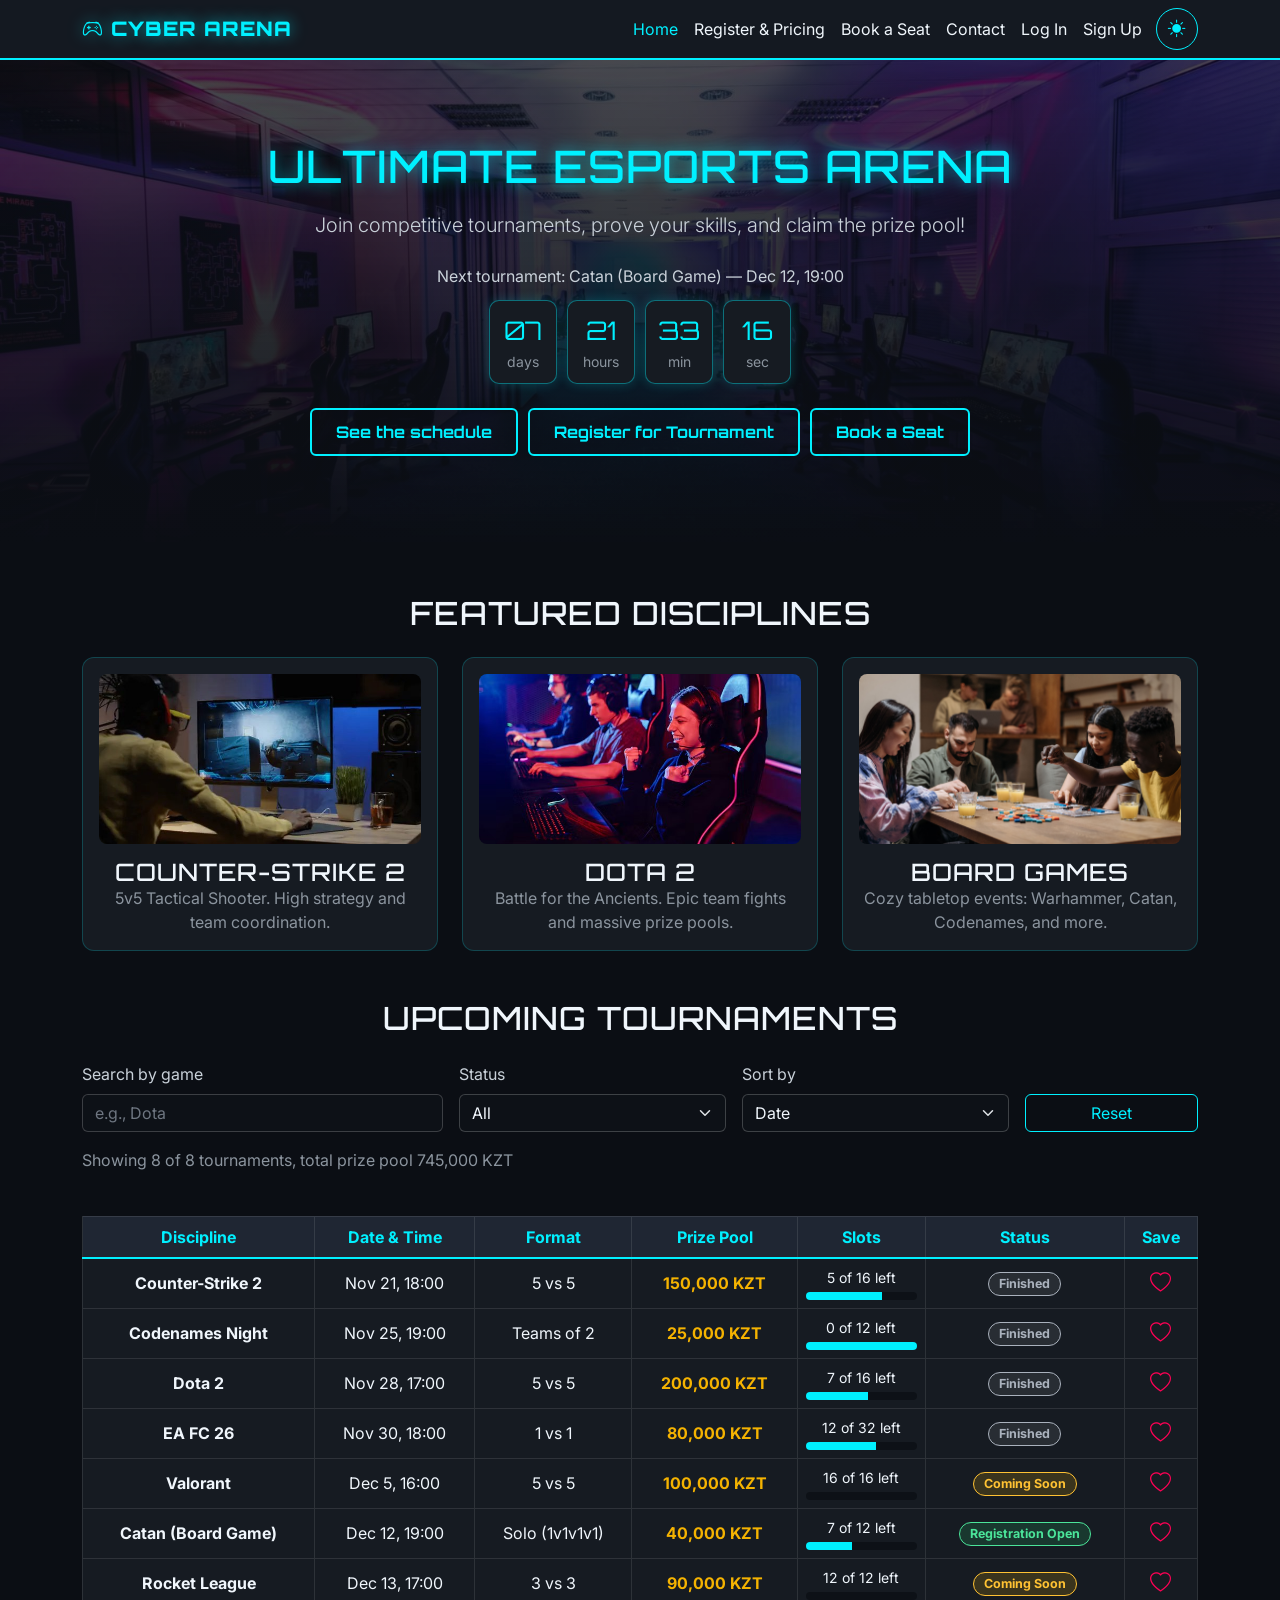
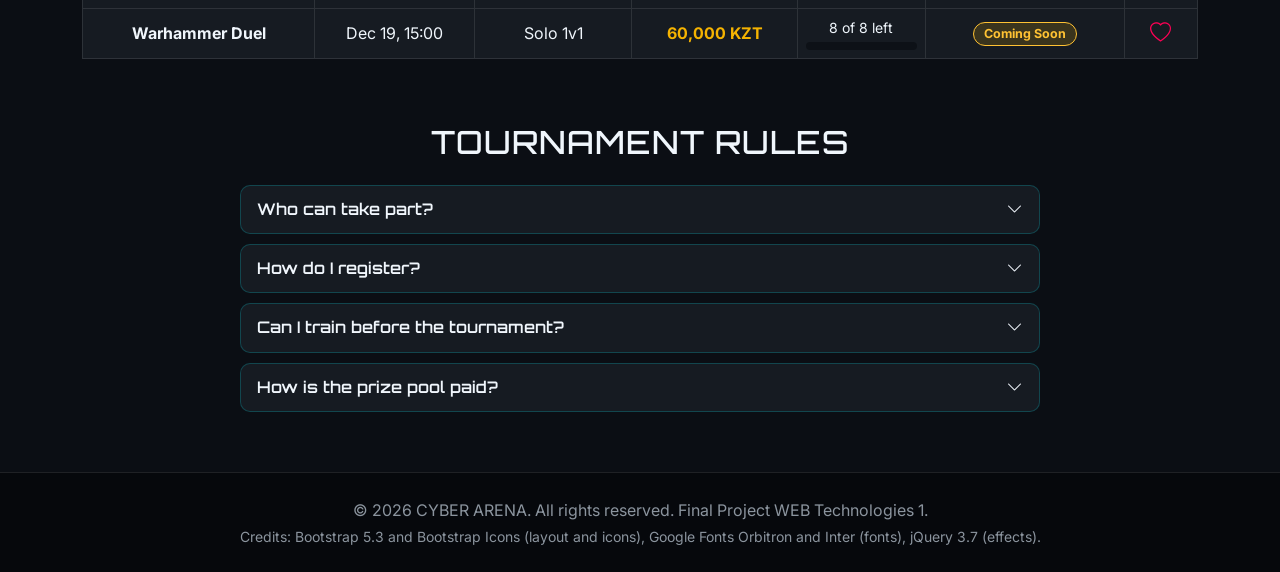
<file: index.html>
<!DOCTYPE html>
<html lang="en" data-bs-theme="dark">
<head>
  <meta charset="UTF-8">
  <meta name="viewport" content="width=device-width, initial-scale=1.0">
  <title>CYBER ARENA — Home</title>
  <link href="https://cdn.jsdelivr.net/npm/bootstrap@5.3.0/dist/css/bootstrap.min.css" rel="stylesheet">
  <link href="https://cdn.jsdelivr.net/npm/bootstrap-icons@1.11.3/font/bootstrap-icons.css" rel="stylesheet">
  <link rel="stylesheet" href="css/style.css">
  <script src="js/theme.js"></script>
</head>
<body>

  <header>
    <nav class="navbar navbar-expand-lg sticky-top" aria-label="Main">
      <div class="container">
        <a class="navbar-brand" href="index.html"><i class="bi bi-controller me-2" aria-hidden="true"></i>CYBER ARENA</a>
        <button class="navbar-toggler" type="button" data-bs-toggle="collapse" data-bs-target="#navbarNav" aria-controls="navbarNav" aria-expanded="false" aria-label="Toggle navigation">
          <span class="navbar-toggler-icon"></span>
        </button>
        <div class="collapse navbar-collapse" id="navbarNav">
          <ul class="navbar-nav ms-auto align-items-lg-center">
            <li class="nav-item"><a class="nav-link active" aria-current="page" href="index.html">Home</a></li>
            <li class="nav-item"><a class="nav-link" href="register.html">Register &amp; Pricing</a></li>
            <li class="nav-item"><a class="nav-link" href="booking.html">Book a Seat</a></li>
            <li class="nav-item"><a class="nav-link" href="contact.html">Contact</a></li>
            <li class="nav-item" data-auth="guest"><a class="nav-link" href="login.html">Log In</a></li>
            <li class="nav-item" data-auth="guest"><a class="nav-link" href="signup.html">Sign Up</a></li>
            <li class="nav-item" data-auth="user" hidden><a class="nav-link" href="profile.html"><i class="bi bi-person-circle me-1" aria-hidden="true"></i><span id="navUserName"></span> <span class="badge nav-count" id="navCount" hidden>0</span></a></li>
            <li class="nav-item" data-auth="user" hidden><button type="button" class="nav-link" id="logoutBtn">Log Out</button></li>
            <li class="nav-item"><button type="button" class="theme-toggle" id="themeToggle" aria-label="Switch to light mode" title="Light mode"><i class="bi bi-sun-fill" aria-hidden="true"></i></button></li>
          </ul>
        </div>
      </div>
    </nav>
  </header>

  <main>
    <section class="hero-section">
      <div class="container">
        <h1 class="hero-title mb-3">Ultimate Esports Arena</h1>
        <p class="lead text-secondary mb-4">Join competitive tournaments, prove your skills, and claim the prize pool!</p>

        <div class="countdown mb-4" id="countdown" hidden>
          <p class="countdown-title" id="countdownTitle"></p>
          <div class="countdown-boxes">
            <div><span id="cdDays">00</span><small>days</small></div>
            <div><span id="cdHours">00</span><small>hours</small></div>
            <div><span id="cdMinutes">00</span><small>min</small></div>
            <div><span id="cdSeconds">00</span><small>sec</small></div>
          </div>
        </div>

        <div class="hero-buttons">
          <a href="#schedule" class="btn btn-neon">See the schedule</a>
          <a href="register.html" class="btn btn-neon">Register for Tournament</a>
          <a href="booking.html" class="btn btn-neon">Book a Seat</a>
        </div>
      </div>
    </section>

    <section class="container my-5">
      <h2 class="text-center mb-4 text-uppercase">Featured Disciplines</h2>
      <div class="disciplines-grid">
        <div class="custom-card p-3 text-center">
          <img src="images/cs2.jpg" class="card-photo" alt="Gamer with headphones playing a shooter game at night">
          <h3 class="h4 card-title">Counter-Strike 2</h3>
          <p class="card-text text-secondary">5v5 Tactical Shooter. High strategy and team coordination.</p>
        </div>
        <div class="custom-card p-3 text-center">
          <img src="images/dota2.jpg" class="card-photo" alt="Esports team in gaming chairs celebrating a win">
          <h3 class="h4 card-title">Dota 2</h3>
          <p class="card-text text-secondary">Battle for the Ancients. Epic team fights and massive prize pools.</p>
        </div>
        <div class="custom-card p-3 text-center">
          <img src="images/board.games.jpg" class="card-photo" alt="Friends playing a board game at a table">
          <h3 class="h4 card-title">Board Games</h3>
          <p class="card-text text-secondary">Cozy tabletop events: Warhammer, Catan, Codenames, and more.</p>
        </div>
      </div>
    </section>

    <section class="container my-5" id="schedule">
      <h2 class="text-center mb-4 text-uppercase">Upcoming Tournaments</h2>

      <div class="row g-3 mb-3 align-items-end">
        <div class="col-12 col-md-4">
          <label for="search" class="form-label">Search by game</label>
          <input type="search" class="form-control" id="search" maxlength="30" placeholder="e.g., Dota" autocomplete="off">
        </div>
        <div class="col-6 col-md-3">
          <label for="statusFilter" class="form-label">Status</label>
          <select class="form-select" id="statusFilter">
            <option value="all">All</option>
            <option value="open">Registration Open</option>
            <option value="soon">Coming Soon</option>
            <option value="full">Full</option>
            <option value="finished">Finished</option>
          </select>
        </div>
        <div class="col-6 col-md-3">
          <label for="sortBy" class="form-label">Sort by</label>
          <select class="form-select" id="sortBy">
            <option value="date">Date</option>
            <option value="prize">Prize (high to low)</option>
            <option value="name">Name (A-Z)</option>
          </select>
        </div>
        <div class="col-12 col-md-2">
          <button type="button" class="btn btn-outline-neon w-100" id="resetFilters">Reset</button>
        </div>
      </div>

      <p class="text-secondary mb-1" id="resultInfo" role="status"></p>
      <p class="small fav-note" id="favNote" role="status"></p>

      <div class="table-responsive">
        <table class="table custom-table table-bordered align-middle text-center">
          <thead>
            <tr>
              <th scope="col">Discipline</th>
              <th scope="col">Date &amp; Time</th>
              <th scope="col">Format</th>
              <th scope="col">Prize Pool</th>
              <th scope="col">Slots</th>
              <th scope="col">Status</th>
              <th scope="col">Save</th>
            </tr>
          </thead>
          <tbody id="tournamentBody"></tbody>
        </table>
      </div>
      <div class="empty-state" id="emptyMessage" hidden>
        <i class="bi bi-search display-5" aria-hidden="true"></i>
        <p class="mb-0">No tournaments found. Try another name or press Reset.</p>
      </div>
    </section>

    <section class="container my-5">
      <h2 class="text-center mb-4 text-uppercase">Tournament Rules</h2>
      <div class="faq">
        <div class="faq-item">
          <h3 class="h6 m-0"><button type="button" class="faq-question" aria-expanded="false" aria-controls="faq1">Who can take part? <i class="bi bi-chevron-down" aria-hidden="true"></i></button></h3>
          <div class="faq-answer" id="faq1"><p>Anyone from 14 years old. Team members must register with their own gamer tag.</p></div>
        </div>
        <div class="faq-item">
          <h3 class="h6 m-0"><button type="button" class="faq-question" aria-expanded="false" aria-controls="faq2">How do I register? <i class="bi bi-chevron-down" aria-hidden="true"></i></button></h3>
          <div class="faq-answer" id="faq2"><p>Open the Register page, fill in the form and choose a tournament with free slots. A team captain registers the whole team.</p></div>
        </div>
        <div class="faq-item">
          <h3 class="h6 m-0"><button type="button" class="faq-question" aria-expanded="false" aria-controls="faq3">Can I train before the tournament? <i class="bi bi-chevron-down" aria-hidden="true"></i></button></h3>
          <div class="faq-answer" id="faq3"><p>Yes. Book a seat on the Book a Seat page. From 3 hours you get 10% off, and for more than 5 hours you get free drinks.</p></div>
        </div>
        <div class="faq-item">
          <h3 class="h6 m-0"><button type="button" class="faq-question" aria-expanded="false" aria-controls="faq4">How is the prize pool paid? <i class="bi bi-chevron-down" aria-hidden="true"></i></button></h3>
          <div class="faq-answer" id="faq4"><p>The winners receive the prize on the day of the final. Board game tournaments give game sets and gift cards.</p></div>
        </div>
      </div>
    </section>
  </main>

  <footer class="text-center text-secondary">
    <div class="container">
      <p class="mb-1">&copy; 2026 CYBER ARENA. All rights reserved. Final Project WEB Technologies 1.</p>
      <p class="small mb-0">Credits: Bootstrap 5.3 and Bootstrap Icons (layout and icons), Google Fonts Orbitron and Inter (fonts), jQuery 3.7 (effects).</p>
    </div>
  </footer>

  <script src="https://cdn.jsdelivr.net/npm/bootstrap@5.3.0/dist/js/bootstrap.bundle.min.js"></script>
  <script src="https://code.jquery.com/jquery-3.7.1.min.js"></script>
  <script src="js/storage.js"></script>
  <script src="js/data.js"></script>
  <script src="js/auth.js"></script>
  <script src="js/tournaments.js"></script>
  <script src="js/effects.js"></script>
</body>
</html>
</file>
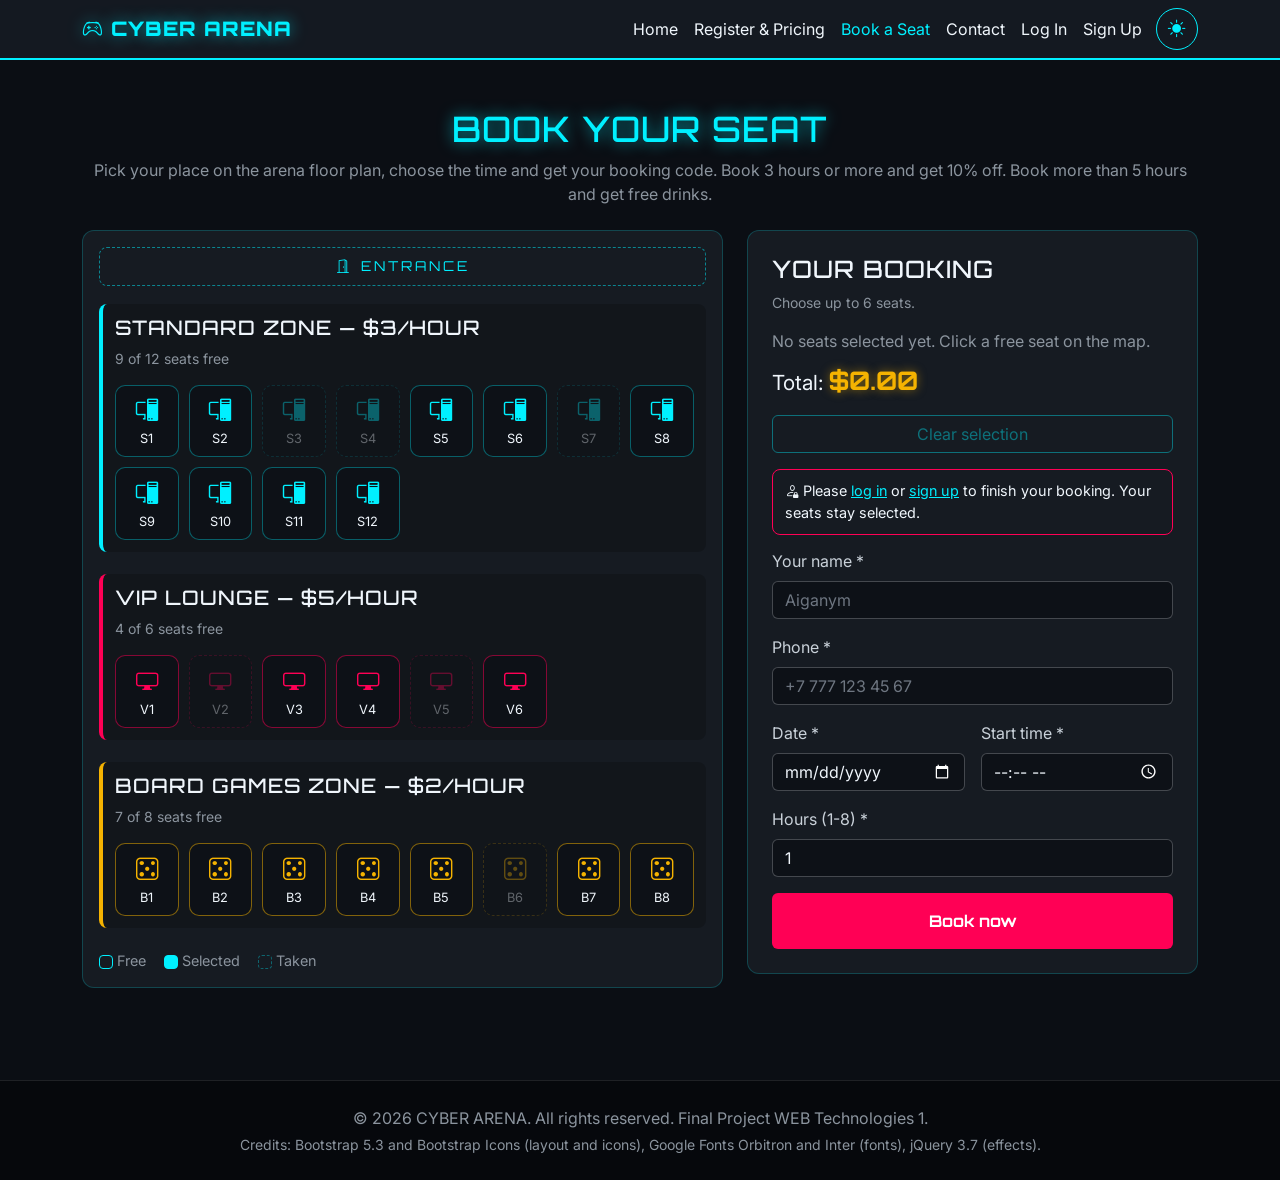
<file: booking.html>
<!DOCTYPE html>
<html lang="en" data-bs-theme="dark">
<head>
  <meta charset="UTF-8">
  <meta name="viewport" content="width=device-width, initial-scale=1.0">
  <title>CYBER ARENA — Book a Seat</title>
  <link href="https://cdn.jsdelivr.net/npm/bootstrap@5.3.0/dist/css/bootstrap.min.css" rel="stylesheet">
  <link href="https://cdn.jsdelivr.net/npm/bootstrap-icons@1.11.3/font/bootstrap-icons.css" rel="stylesheet">
  <link rel="stylesheet" href="css/style.css">
  <script src="js/theme.js"></script>
</head>
<body>

  <header>
    <nav class="navbar navbar-expand-lg sticky-top" aria-label="Main">
      <div class="container">
        <a class="navbar-brand" href="index.html"><i class="bi bi-controller me-2" aria-hidden="true"></i>CYBER ARENA</a>
        <button class="navbar-toggler" type="button" data-bs-toggle="collapse" data-bs-target="#navbarNav" aria-controls="navbarNav" aria-expanded="false" aria-label="Toggle navigation">
          <span class="navbar-toggler-icon"></span>
        </button>
        <div class="collapse navbar-collapse" id="navbarNav">
          <ul class="navbar-nav ms-auto align-items-lg-center">
            <li class="nav-item"><a class="nav-link" href="index.html">Home</a></li>
            <li class="nav-item"><a class="nav-link" href="register.html">Register &amp; Pricing</a></li>
            <li class="nav-item"><a class="nav-link active" aria-current="page" href="booking.html">Book a Seat</a></li>
            <li class="nav-item"><a class="nav-link" href="contact.html">Contact</a></li>
            <li class="nav-item" data-auth="guest"><a class="nav-link" href="login.html">Log In</a></li>
            <li class="nav-item" data-auth="guest"><a class="nav-link" href="signup.html">Sign Up</a></li>
            <li class="nav-item" data-auth="user" hidden><a class="nav-link" href="profile.html"><i class="bi bi-person-circle me-1" aria-hidden="true"></i><span id="navUserName"></span> <span class="badge nav-count" id="navCount" hidden>0</span></a></li>
            <li class="nav-item" data-auth="user" hidden><button type="button" class="nav-link" id="logoutBtn">Log Out</button></li>
            <li class="nav-item"><button type="button" class="theme-toggle" id="themeToggle" aria-label="Switch to light mode" title="Light mode"><i class="bi bi-sun-fill" aria-hidden="true"></i></button></li>
          </ul>
        </div>
      </div>
    </nav>
  </header>

  <main class="container my-5">
    <h1 class="page-title text-center mb-2">Book Your Seat</h1>
    <p class="text-center text-secondary mb-4">Pick your place on the arena floor plan, choose the time and get your booking code. Book 3 hours or more and get 10% off. Book more than 5 hours and get free drinks.</p>

    <div class="row g-4">
      <div class="col-12 col-lg-7">
        <div class="floor-plan">
          <div class="entrance"><i class="bi bi-door-open me-2" aria-hidden="true"></i>ENTRANCE</div>
          <div id="seatMap"></div>
          <ul class="legend list-unstyled" aria-label="Legend">
            <li><span class="legend-box"></span> Free</li>
            <li><span class="legend-box selected"></span> Selected</li>
            <li><span class="legend-box taken"></span> Taken</li>
          </ul>
        </div>
        <p class="seat-error" id="seatError" role="alert"></p>
      </div>

      <div class="col-12 col-lg-5">
        <div class="card custom-card p-4 sticky-panel">
          <h2 class="h4 text-uppercase">Your booking</h2>
          <p class="small text-secondary" id="seatMessage" role="status">Choose up to 6 seats.</p>
          <ul class="summary-list list-unstyled" id="summaryList"></ul>
          <p class="discount-row" id="discountRow" hidden><i class="bi bi-stars me-1" aria-hidden="true"></i>10% discount for 3 hours or more is applied</p>
          <p class="perk-row" id="perkRow" hidden><i class="bi bi-cup-hot me-1" aria-hidden="true"></i>More than 5 hours: free drinks (tea, coffee or soda) for every player and a snack combo are included!</p>
          <p class="total-row">Total: <del class="old-price" id="oldTotal" hidden></del> <strong id="total">$0.00</strong> <span class="save-badge" id="saveBadge" hidden>-10%</span></p>
          <button type="button" class="btn btn-outline-neon mb-3" id="clearSeats" disabled>Clear selection</button>

          <div class="alert alert-neon" id="successMessage" role="status" style="display:none"></div>

          <p class="login-notice" id="loginNotice" tabindex="-1" role="alert" hidden><i class="bi bi-person-lock me-1" aria-hidden="true"></i>Please <a href="login.html">log in</a> or <a href="signup.html">sign up</a> to finish your booking. Your seats stay selected.</p>

          <form id="bookingForm" novalidate>
            <div class="row g-3">
              <div class="col-12">
                <label for="fullName" class="form-label">Your name *</label>
                <input type="text" class="form-control" id="fullName" name="fullName" placeholder="Aiganym" autocomplete="name" aria-describedby="err-fullName">
                <div class="invalid-feedback" id="err-fullName"></div>
              </div>
              <div class="col-12">
                <label for="phone" class="form-label">Phone *</label>
                <input type="tel" class="form-control" id="phone" name="phone" placeholder="+7 777 123 45 67" autocomplete="tel" aria-describedby="err-phone">
                <div class="invalid-feedback" id="err-phone"></div>
              </div>
              <div class="col-12 col-sm-6">
                <label for="date" class="form-label">Date *</label>
                <input type="date" class="form-control" id="date" name="date" aria-describedby="err-date">
                <div class="invalid-feedback" id="err-date"></div>
              </div>
              <div class="col-12 col-sm-6">
                <label for="time" class="form-label">Start time *</label>
                <input type="time" class="form-control" id="time" name="time" aria-describedby="err-time">
                <div class="invalid-feedback" id="err-time"></div>
              </div>
              <div class="col-12">
                <label for="hours" class="form-label">Hours (1-8) *</label>
                <input type="number" class="form-control" id="hours" name="hours" value="1" inputmode="numeric" aria-describedby="err-hours">
                <div class="invalid-feedback" id="err-hours"></div>
              </div>
              <div class="col-12">
                <button type="submit" class="btn btn-pink w-100 py-3">Book now</button>
              </div>
            </div>
          </form>
        </div>
      </div>
    </div>
  </main>

  <footer class="text-center text-secondary">
    <div class="container">
      <p class="mb-1">&copy; 2026 CYBER ARENA. All rights reserved. Final Project WEB Technologies 1.</p>
      <p class="small mb-0">Credits: Bootstrap 5.3 and Bootstrap Icons (layout and icons), Google Fonts Orbitron and Inter (fonts), jQuery 3.7 (effects). </p>
    </div>
  </footer>

  <script src="https://cdn.jsdelivr.net/npm/bootstrap@5.3.0/dist/js/bootstrap.bundle.min.js"></script>
  <script src="https://code.jquery.com/jquery-3.7.1.min.js"></script>
  <script src="js/storage.js"></script>
  <script src="js/data.js"></script>
  <script src="js/auth.js"></script>
  <script src="js/validation.js"></script>
  <script src="js/seatmap.js"></script>
  <script src="js/effects.js"></script>
</body>
</html>
</file>
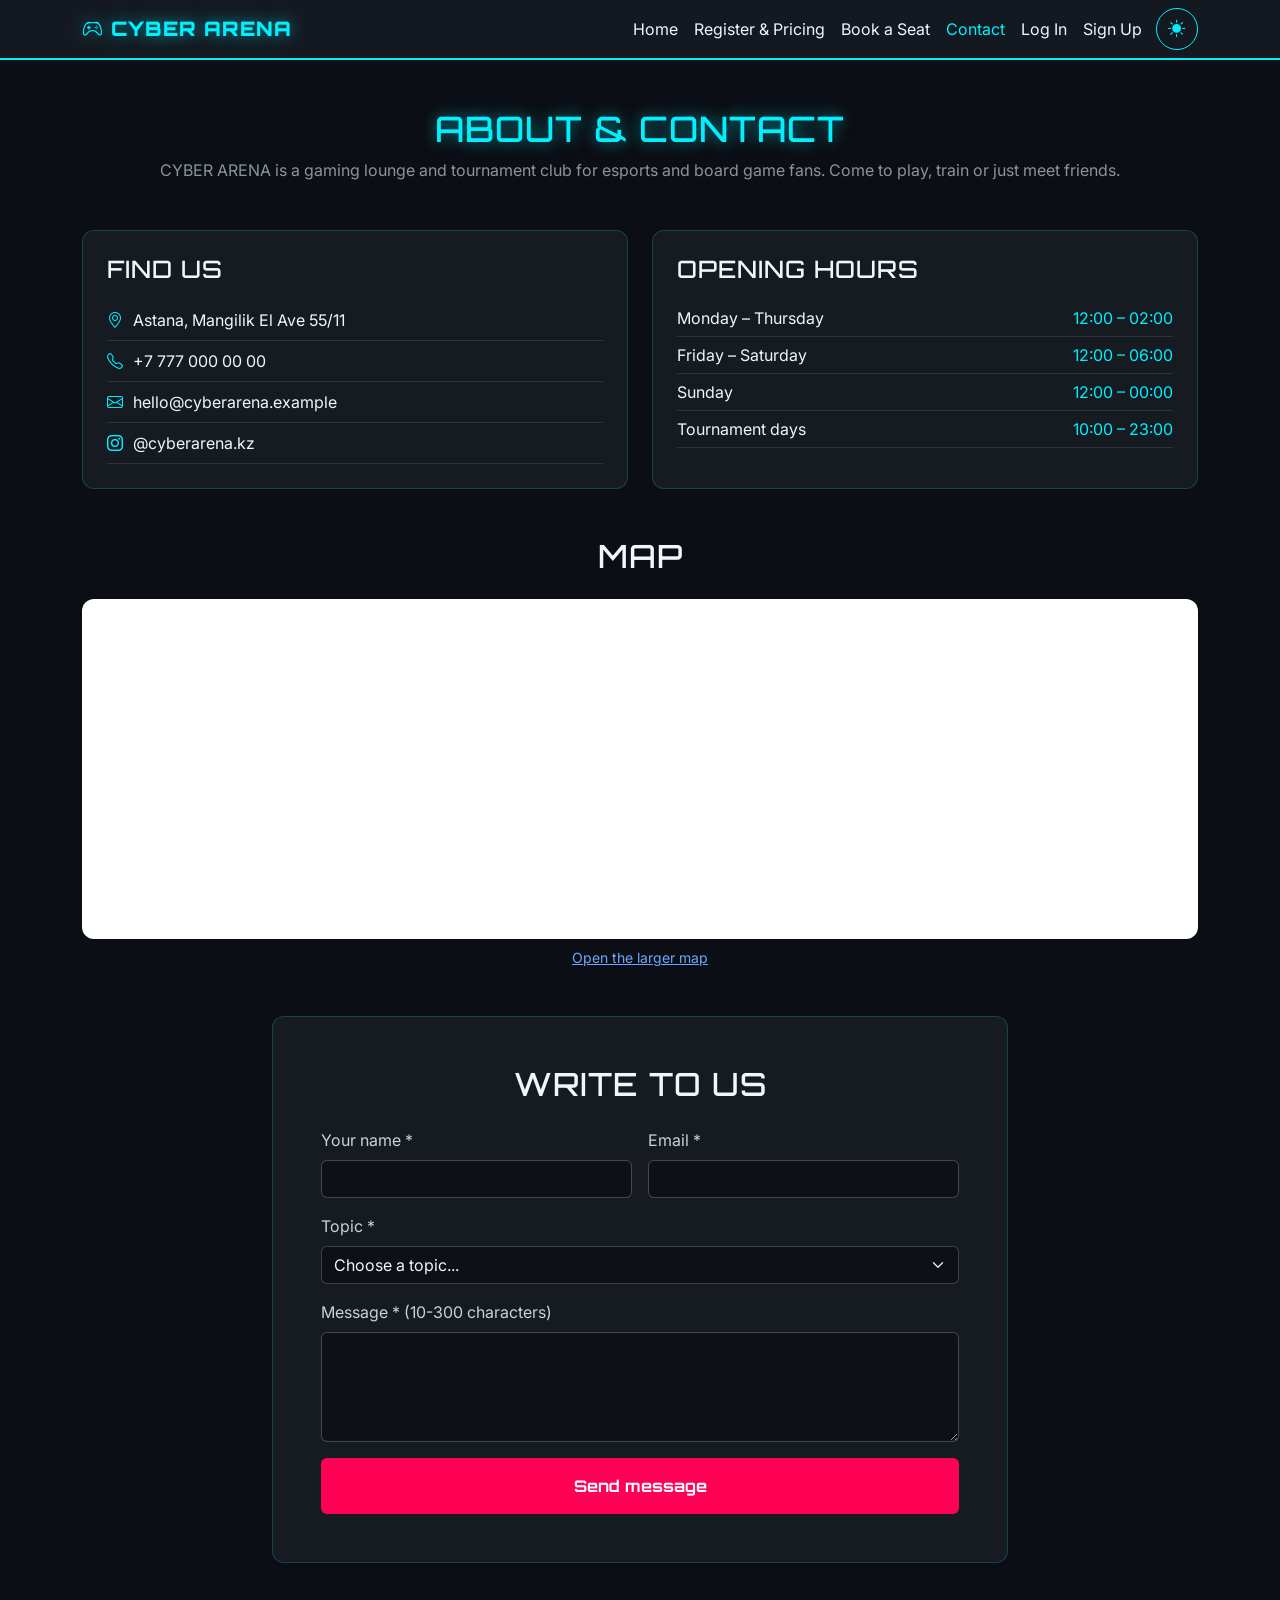
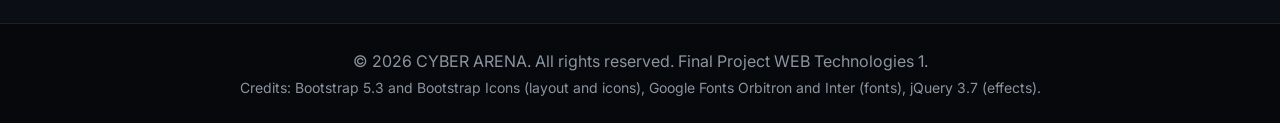
<file: contact.html>
<!DOCTYPE html>
<html lang="en" data-bs-theme="dark">
<head>
  <meta charset="UTF-8">
  <meta name="viewport" content="width=device-width, initial-scale=1.0">
  <title>CYBER ARENA — Contact</title>
  <link href="https://cdn.jsdelivr.net/npm/bootstrap@5.3.0/dist/css/bootstrap.min.css" rel="stylesheet">
  <link href="https://cdn.jsdelivr.net/npm/bootstrap-icons@1.11.3/font/bootstrap-icons.css" rel="stylesheet">
  <link rel="stylesheet" href="css/style.css">
  <script src="js/theme.js"></script>
</head>
<body>

  <header>
    <nav class="navbar navbar-expand-lg sticky-top" aria-label="Main">
      <div class="container">
        <a class="navbar-brand" href="index.html"><i class="bi bi-controller me-2" aria-hidden="true"></i>CYBER ARENA</a>
        <button class="navbar-toggler" type="button" data-bs-toggle="collapse" data-bs-target="#navbarNav" aria-controls="navbarNav" aria-expanded="false" aria-label="Toggle navigation">
          <span class="navbar-toggler-icon"></span>
        </button>
        <div class="collapse navbar-collapse" id="navbarNav">
          <ul class="navbar-nav ms-auto align-items-lg-center">
            <li class="nav-item"><a class="nav-link" href="index.html">Home</a></li>
            <li class="nav-item"><a class="nav-link" href="register.html">Register &amp; Pricing</a></li>
            <li class="nav-item"><a class="nav-link" href="booking.html">Book a Seat</a></li>
            <li class="nav-item"><a class="nav-link active" aria-current="page" href="contact.html">Contact</a></li>
            <li class="nav-item" data-auth="guest"><a class="nav-link" href="login.html">Log In</a></li>
            <li class="nav-item" data-auth="guest"><a class="nav-link" href="signup.html">Sign Up</a></li>
            <li class="nav-item" data-auth="user" hidden><a class="nav-link" href="profile.html"><i class="bi bi-person-circle me-1" aria-hidden="true"></i><span id="navUserName"></span> <span class="badge nav-count" id="navCount" hidden>0</span></a></li>
            <li class="nav-item" data-auth="user" hidden><button type="button" class="nav-link" id="logoutBtn">Log Out</button></li>
            <li class="nav-item"><button type="button" class="theme-toggle" id="themeToggle" aria-label="Switch to light mode" title="Light mode"><i class="bi bi-sun-fill" aria-hidden="true"></i></button></li>
          </ul>
        </div>
      </div>
    </nav>
  </header>

  <main class="container my-5">
    <h1 class="page-title text-center mb-2">About &amp; Contact</h1>
    <p class="text-center text-secondary mb-5">CYBER ARENA is a gaming lounge and tournament club for esports and board game fans. Come to play, train or just meet friends.</p>

    <section class="row g-4 mb-5">
      <div class="col-12 col-md-6">
        <div class="card custom-card p-4 info-card">
          <h2 class="h4 text-uppercase mb-3">Find us</h2>
          <ul class="info-list">
            <li><i class="bi bi-geo-alt" aria-hidden="true"></i><span>Astana, Mangilik El Ave 55/11</span></li>
            <li><i class="bi bi-telephone" aria-hidden="true"></i><span>+7 777 000 00 00</span></li>
            <li><i class="bi bi-envelope" aria-hidden="true"></i><span>hello@cyberarena.example</span></li>
            <li><i class="bi bi-instagram" aria-hidden="true"></i><span>@cyberarena.kz</span></li>
          </ul>
        </div>
      </div>
      <div class="col-12 col-md-6">
        <div class="card custom-card p-4 info-card">
          <h2 class="h4 text-uppercase mb-3">Opening hours</h2>
          <table class="hours-table">
            <caption class="visually-hidden">Opening hours</caption>
            <tbody>
              <tr><td>Monday – Thursday</td><td>12:00 – 02:00</td></tr>
              <tr><td>Friday – Saturday</td><td>12:00 – 06:00</td></tr>
              <tr><td>Sunday</td><td>12:00 – 00:00</td></tr>
              <tr><td>Tournament days</td><td>10:00 – 23:00</td></tr>
            </tbody>
          </table>
        </div>
      </div>
    </section>

    <section class="mb-5">
      <h2 class="text-center mb-4 text-uppercase">Map</h2>
      <iframe class="map-frame" title="Map with the location of CYBER ARENA" loading="lazy"
        src="https://www.openstreetmap.org/export/embed.html?bbox=71.405%2C51.082%2C71.430%2C51.098&amp;layer=mapnik&amp;marker=51.0897%2C71.4162"></iframe>
      <p class="text-center small mt-2"><a href="https://www.openstreetmap.org/?mlat=51.0897&amp;mlon=71.4162#map=16/51.0897/71.4162" target="_blank" rel="noopener">Open the larger map</a></p>
    </section>

    <section class="row justify-content-center">
      <div class="col-12 col-lg-8">
        <div class="card custom-card p-4 p-md-5">
          <h2 class="text-center mb-4 text-uppercase">Write to us</h2>

          <div class="alert alert-neon" id="successMessage" role="status" style="display:none"></div>

          <form id="contactForm" novalidate>
            <div class="row g-3">
              <div class="col-12 col-md-6">
                <label for="contactName" class="form-label">Your name *</label>
                <input type="text" class="form-control" id="contactName" name="contactName" autocomplete="name" aria-describedby="err-contactName">
                <div class="invalid-feedback" id="err-contactName"></div>
              </div>
              <div class="col-12 col-md-6">
                <label for="contactEmail" class="form-label">Email *</label>
                <input type="email" class="form-control" id="contactEmail" name="contactEmail" autocomplete="email" aria-describedby="err-contactEmail">
                <div class="invalid-feedback" id="err-contactEmail"></div>
              </div>
              <div class="col-12">
                <label for="contactTopic" class="form-label">Topic *</label>
                <select class="form-select" id="contactTopic" name="contactTopic" aria-describedby="err-contactTopic">
                  <option value="" selected>Choose a topic...</option>
                  <option value="booking">Booking a seat</option>
                  <option value="tournament">Tournaments</option>
                  <option value="partner">Partnership</option>
                  <option value="other">Something else</option>
                </select>
                <div class="invalid-feedback" id="err-contactTopic"></div>
              </div>
              <div class="col-12">
                <label for="contactMessage" class="form-label">Message * (10-300 characters)</label>
                <textarea class="form-control" id="contactMessage" name="contactMessage" rows="4" aria-describedby="err-contactMessage"></textarea>
                <div class="invalid-feedback" id="err-contactMessage"></div>
              </div>
              <div class="col-12">
                <button type="submit" class="btn btn-pink w-100 py-3">Send message</button>
              </div>
            </div>
          </form>
        </div>
      </div>
    </section>
  </main>

  <footer class="text-center text-secondary">
    <div class="container">
      <p class="mb-1">&copy; 2026 CYBER ARENA. All rights reserved. Final Project WEB Technologies 1.</p>
      <p class="small mb-0">Credits: Bootstrap 5.3 and Bootstrap Icons (layout and icons), Google Fonts Orbitron and Inter (fonts), jQuery 3.7 (effects).</p>
    </div>
  </footer>

  <script src="https://cdn.jsdelivr.net/npm/bootstrap@5.3.0/dist/js/bootstrap.bundle.min.js"></script>
  <script src="https://code.jquery.com/jquery-3.7.1.min.js"></script>
  <script src="js/storage.js"></script>
  <script src="js/auth.js"></script>
  <script src="js/validation.js"></script>
  <script src="js/contact.js"></script>
  <script src="js/effects.js"></script>
</body>
</html>
</file>
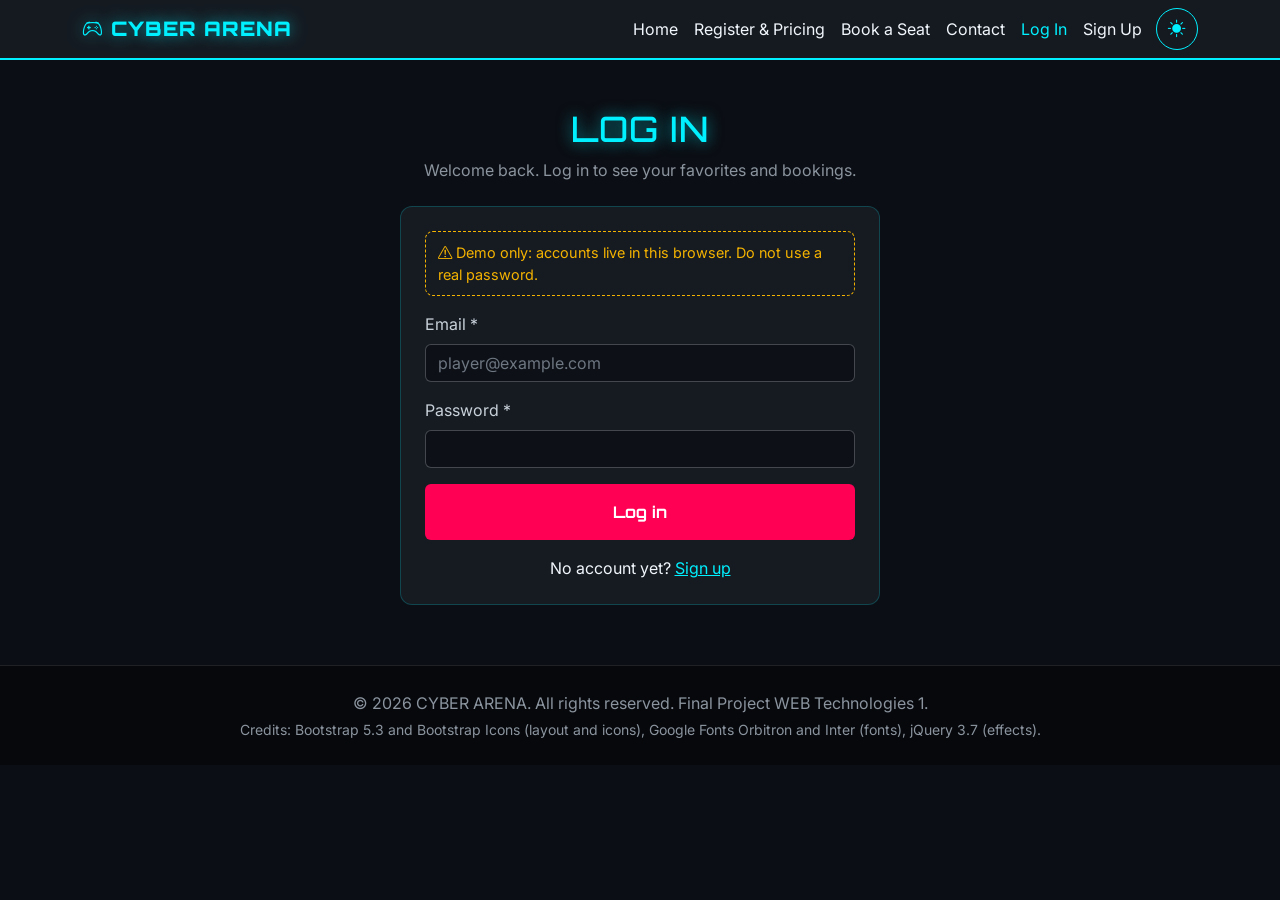
<file: login.html>
<!DOCTYPE html>
<html lang="en" data-bs-theme="dark">
<head>
  <meta charset="UTF-8">
  <meta name="viewport" content="width=device-width, initial-scale=1.0">
  <title>CYBER ARENA — Log In</title>
  <link href="https://cdn.jsdelivr.net/npm/bootstrap@5.3.0/dist/css/bootstrap.min.css" rel="stylesheet">
  <link href="https://cdn.jsdelivr.net/npm/bootstrap-icons@1.11.3/font/bootstrap-icons.css" rel="stylesheet">
  <link rel="stylesheet" href="css/style.css">
  <script src="js/theme.js"></script>
</head>
<body>

  <header>
    <nav class="navbar navbar-expand-lg sticky-top" aria-label="Main">
      <div class="container">
        <a class="navbar-brand" href="index.html"><i class="bi bi-controller me-2" aria-hidden="true"></i>CYBER ARENA</a>
        <button class="navbar-toggler" type="button" data-bs-toggle="collapse" data-bs-target="#navbarNav" aria-controls="navbarNav" aria-expanded="false" aria-label="Toggle navigation">
          <span class="navbar-toggler-icon"></span>
        </button>
        <div class="collapse navbar-collapse" id="navbarNav">
          <ul class="navbar-nav ms-auto align-items-lg-center">
            <li class="nav-item"><a class="nav-link" href="index.html">Home</a></li>
            <li class="nav-item"><a class="nav-link" href="register.html">Register &amp; Pricing</a></li>
            <li class="nav-item"><a class="nav-link" href="booking.html">Book a Seat</a></li>
            <li class="nav-item"><a class="nav-link" href="contact.html">Contact</a></li>
            <li class="nav-item" data-auth="guest"><a class="nav-link active" aria-current="page" href="login.html">Log In</a></li>
            <li class="nav-item" data-auth="guest"><a class="nav-link" href="signup.html">Sign Up</a></li>
            <li class="nav-item" data-auth="user" hidden><a class="nav-link" href="profile.html"><i class="bi bi-person-circle me-1" aria-hidden="true"></i><span id="navUserName"></span> <span class="badge nav-count" id="navCount" hidden>0</span></a></li>
            <li class="nav-item" data-auth="user" hidden><button type="button" class="nav-link" id="logoutBtn">Log Out</button></li>
            <li class="nav-item"><button type="button" class="theme-toggle" id="themeToggle" aria-label="Switch to light mode" title="Light mode"><i class="bi bi-sun-fill" aria-hidden="true"></i></button></li>
          </ul>
        </div>
      </div>
    </nav>
  </header>

  <main class="container my-5">
    <h1 class="page-title text-center mb-2">Log in</h1>
    <p class="text-center text-secondary mb-4">Welcome back. Log in to see your favorites and bookings.</p>

    <div class="card custom-card p-4 auth-card">
      <p class="demo-note"><i class="bi bi-exclamation-triangle me-1" aria-hidden="true"></i>Demo only: accounts live in this browser. Do not use a real password.</p>
      <div class="alert alert-neon" id="successMessage" role="status" style="display:none"></div>
      <p class="login-notice" id="loginError" role="alert" style="display:none"></p>

      <form id="loginForm" novalidate>
        <div class="row g-3">
              <div class="col-12">
                <label for="loginEmail" class="form-label">Email *</label>
                <input type="email" class="form-control" id="loginEmail" name="loginEmail" placeholder="player@example.com" autocomplete="email" aria-describedby="err-loginEmail">
                <div class="invalid-feedback" id="err-loginEmail"></div>
              </div>
              <div class="col-12">
                <label for="loginPassword" class="form-label">Password *</label>
                <input type="password" class="form-control" id="loginPassword" name="loginPassword" placeholder="" autocomplete="current-password" aria-describedby="err-loginPassword">
                <div class="invalid-feedback" id="err-loginPassword"></div>
              </div>
          <div class="col-12">
            <button type="submit" class="btn btn-pink w-100 py-3">Log in</button>
          </div>
        </div>
      </form>
      <p class="text-center mt-3 mb-0">No account yet? <a class="text-accent" href="signup.html">Sign up</a></p>
    </div>
  </main>

  <footer class="text-center text-secondary">
    <div class="container">
      <p class="mb-1">&copy; 2026 CYBER ARENA. All rights reserved. Final Project WEB Technologies 1.</p>
      <p class="small mb-0">Credits: Bootstrap 5.3 and Bootstrap Icons (layout and icons), Google Fonts Orbitron and Inter (fonts), jQuery 3.7 (effects). </p>
    </div>
  </footer>

  <script src="https://cdn.jsdelivr.net/npm/bootstrap@5.3.0/dist/js/bootstrap.bundle.min.js"></script>
  <script src="https://code.jquery.com/jquery-3.7.1.min.js"></script>
  <script src="js/storage.js"></script>
  <script src="js/auth.js"></script>
  <script src="js/validation.js"></script>
  <script src="js/login.js"></script>
  <script src="js/effects.js"></script>
</body>
</html>
</file>
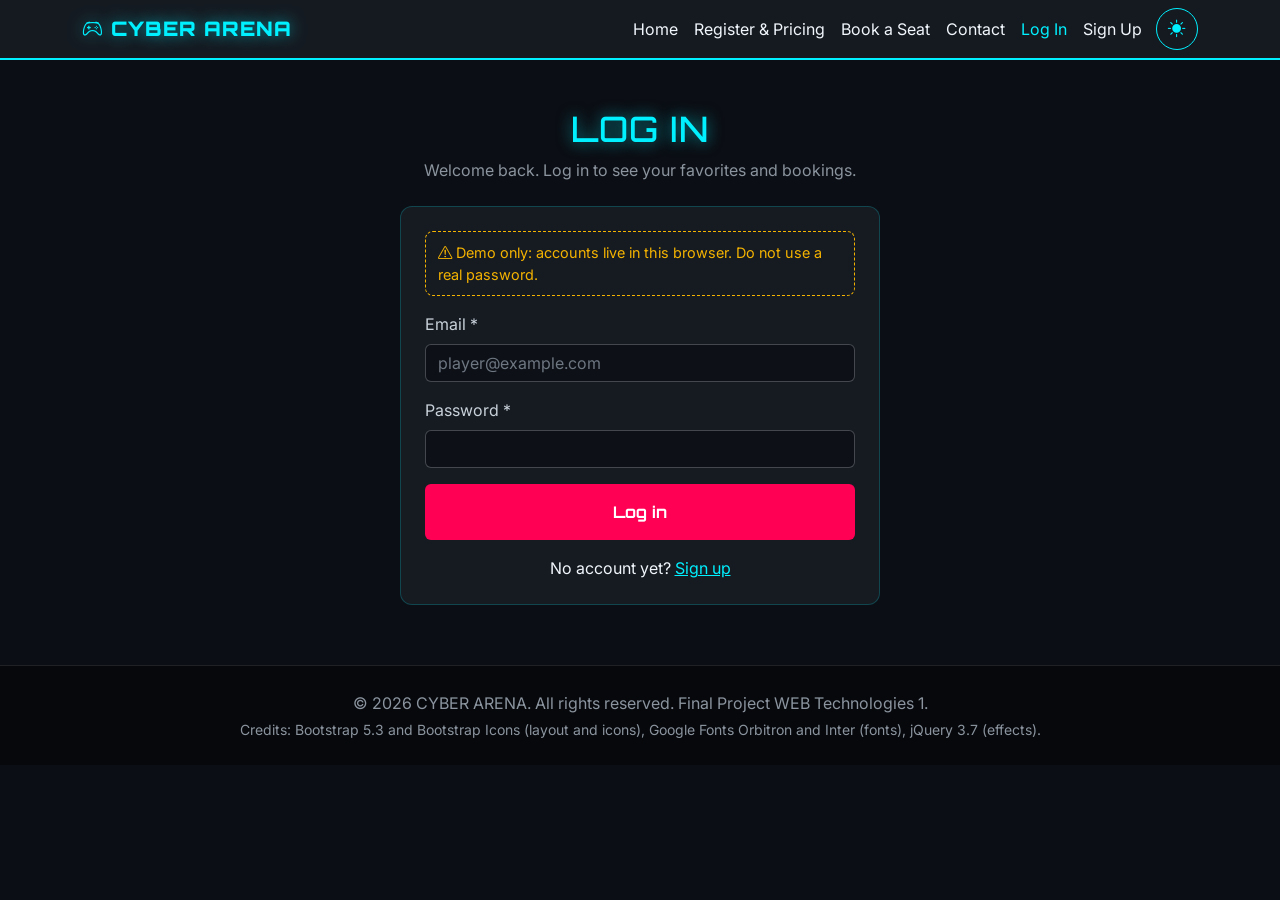
<file: profile.html>
<!DOCTYPE html>
<html lang="en" data-bs-theme="dark">
<head>
  <meta charset="UTF-8">
  <meta name="viewport" content="width=device-width, initial-scale=1.0">
  <title>CYBER ARENA — Profile</title>
  <link href="https://cdn.jsdelivr.net/npm/bootstrap@5.3.0/dist/css/bootstrap.min.css" rel="stylesheet">
  <link href="https://cdn.jsdelivr.net/npm/bootstrap-icons@1.11.3/font/bootstrap-icons.css" rel="stylesheet">
  <link rel="stylesheet" href="css/style.css">
  <script src="js/theme.js"></script>
</head>
<body>

  <header>
    <nav class="navbar navbar-expand-lg sticky-top" aria-label="Main">
      <div class="container">
        <a class="navbar-brand" href="index.html"><i class="bi bi-controller me-2" aria-hidden="true"></i>CYBER ARENA</a>
        <button class="navbar-toggler" type="button" data-bs-toggle="collapse" data-bs-target="#navbarNav" aria-controls="navbarNav" aria-expanded="false" aria-label="Toggle navigation">
          <span class="navbar-toggler-icon"></span>
        </button>
        <div class="collapse navbar-collapse" id="navbarNav">
          <ul class="navbar-nav ms-auto align-items-lg-center">
            <li class="nav-item"><a class="nav-link" href="index.html">Home</a></li>
            <li class="nav-item"><a class="nav-link" href="register.html">Register &amp; Pricing</a></li>
            <li class="nav-item"><a class="nav-link" href="booking.html">Book a Seat</a></li>
            <li class="nav-item"><a class="nav-link" href="contact.html">Contact</a></li>
            <li class="nav-item" data-auth="guest"><a class="nav-link" href="login.html">Log In</a></li>
            <li class="nav-item" data-auth="guest"><a class="nav-link" href="signup.html">Sign Up</a></li>
            <li class="nav-item" data-auth="user" hidden><a class="nav-link active" aria-current="page" href="profile.html"><i class="bi bi-person-circle me-1" aria-hidden="true"></i><span id="navUserName"></span> <span class="badge nav-count" id="navCount" hidden>0</span></a></li>
            <li class="nav-item" data-auth="user" hidden><button type="button" class="nav-link" id="logoutBtn">Log Out</button></li>
            <li class="nav-item"><button type="button" class="theme-toggle" id="themeToggle" aria-label="Switch to light mode" title="Light mode"><i class="bi bi-sun-fill" aria-hidden="true"></i></button></li>
          </ul>
        </div>
      </div>
    </nav>
  </header>

  <main class="container my-5">
    <h1 class="page-title text-center mb-4">My Profile</h1>

    <section class="card custom-card p-4 mb-4" aria-label="Account">
      <div class="d-flex flex-wrap align-items-center gap-3">
        <div class="avatar" id="avatar" aria-hidden="true"></div>
        <div class="me-auto">
          <h2 class="h4 mb-1" id="profileName"></h2>
          <p class="mb-0 text-secondary" id="profileEmail"></p>
          <p class="small mb-0 text-secondary" id="profileJoined"></p>
        </div>
        <button type="button" class="btn btn-outline-pink" id="profileLogout"><i class="bi bi-box-arrow-right me-1" aria-hidden="true"></i>Log Out</button>
      </div>
      <div class="row g-3 mt-1">
        <div class="col-4"><div class="stat-box"><strong id="statFav">0</strong><span>Favorites</span></div></div>
        <div class="col-4"><div class="stat-box"><strong id="statBook">0</strong><span>Bookings</span></div></div>
        <div class="col-4"><div class="stat-box"><strong id="statSpent">$0.00</strong><span>Total spent</span></div></div>
      </div>
    </section>

    <p class="small text-secondary" id="profileNote" role="status"></p>

    <div class="row g-4" id="savedArea">
      <section class="col-12 col-lg-6" aria-labelledby="favTitle">
        <div class="section-head">
          <h2 class="h4 m-0" id="favTitle">Favorite tournaments</h2>
          <button type="button" class="btn btn-outline-neon btn-sm" id="clearFav" disabled>Clear all</button>
        </div>
        <ul class="list-unstyled" id="favList"></ul>
        <div class="empty-state" id="favEmpty">
          <i class="bi bi-heart display-5" aria-hidden="true"></i>
          <p class="mb-0">No favorites yet. Tap the heart in the <a class="text-accent" href="index.html#schedule">tournament schedule</a>.</p>
        </div>
      </section>

      <section class="col-12 col-lg-6" aria-labelledby="bookTitle">
        <div class="section-head">
          <h2 class="h4 m-0" id="bookTitle">My bookings</h2>
          <button type="button" class="btn btn-outline-neon btn-sm" id="clearBook" disabled>Cancel all</button>
        </div>
        <ul class="list-unstyled" id="bookList"></ul>
        <div class="empty-state" id="bookEmpty">
          <i class="bi bi-pc-display display-5" aria-hidden="true"></i>
          <p class="mb-0">No bookings yet. <a class="text-accent" href="booking.html">Book a seat</a>.</p>
        </div>
      </section>
    </div>
  </main>

  <footer class="text-center text-secondary">
    <div class="container">
      <p class="mb-1">&copy; 2026 CYBER ARENA. All rights reserved. Final Project WEB Technologies 1.</p>
      <p class="small mb-0">Credits: Bootstrap 5.3 and Bootstrap Icons (layout and icons), Google Fonts Orbitron and Inter (fonts), jQuery 3.7 (effects).</p>
    </div>
  </footer>

  <script src="https://cdn.jsdelivr.net/npm/bootstrap@5.3.0/dist/js/bootstrap.bundle.min.js"></script>
  <script src="https://code.jquery.com/jquery-3.7.1.min.js"></script>
  <script src="js/storage.js"></script>
  <script src="js/data.js"></script>
  <script src="js/auth.js"></script>
  <script src="js/profile.js"></script>
  <script src="js/effects.js"></script>
</body>
</html>
</file>
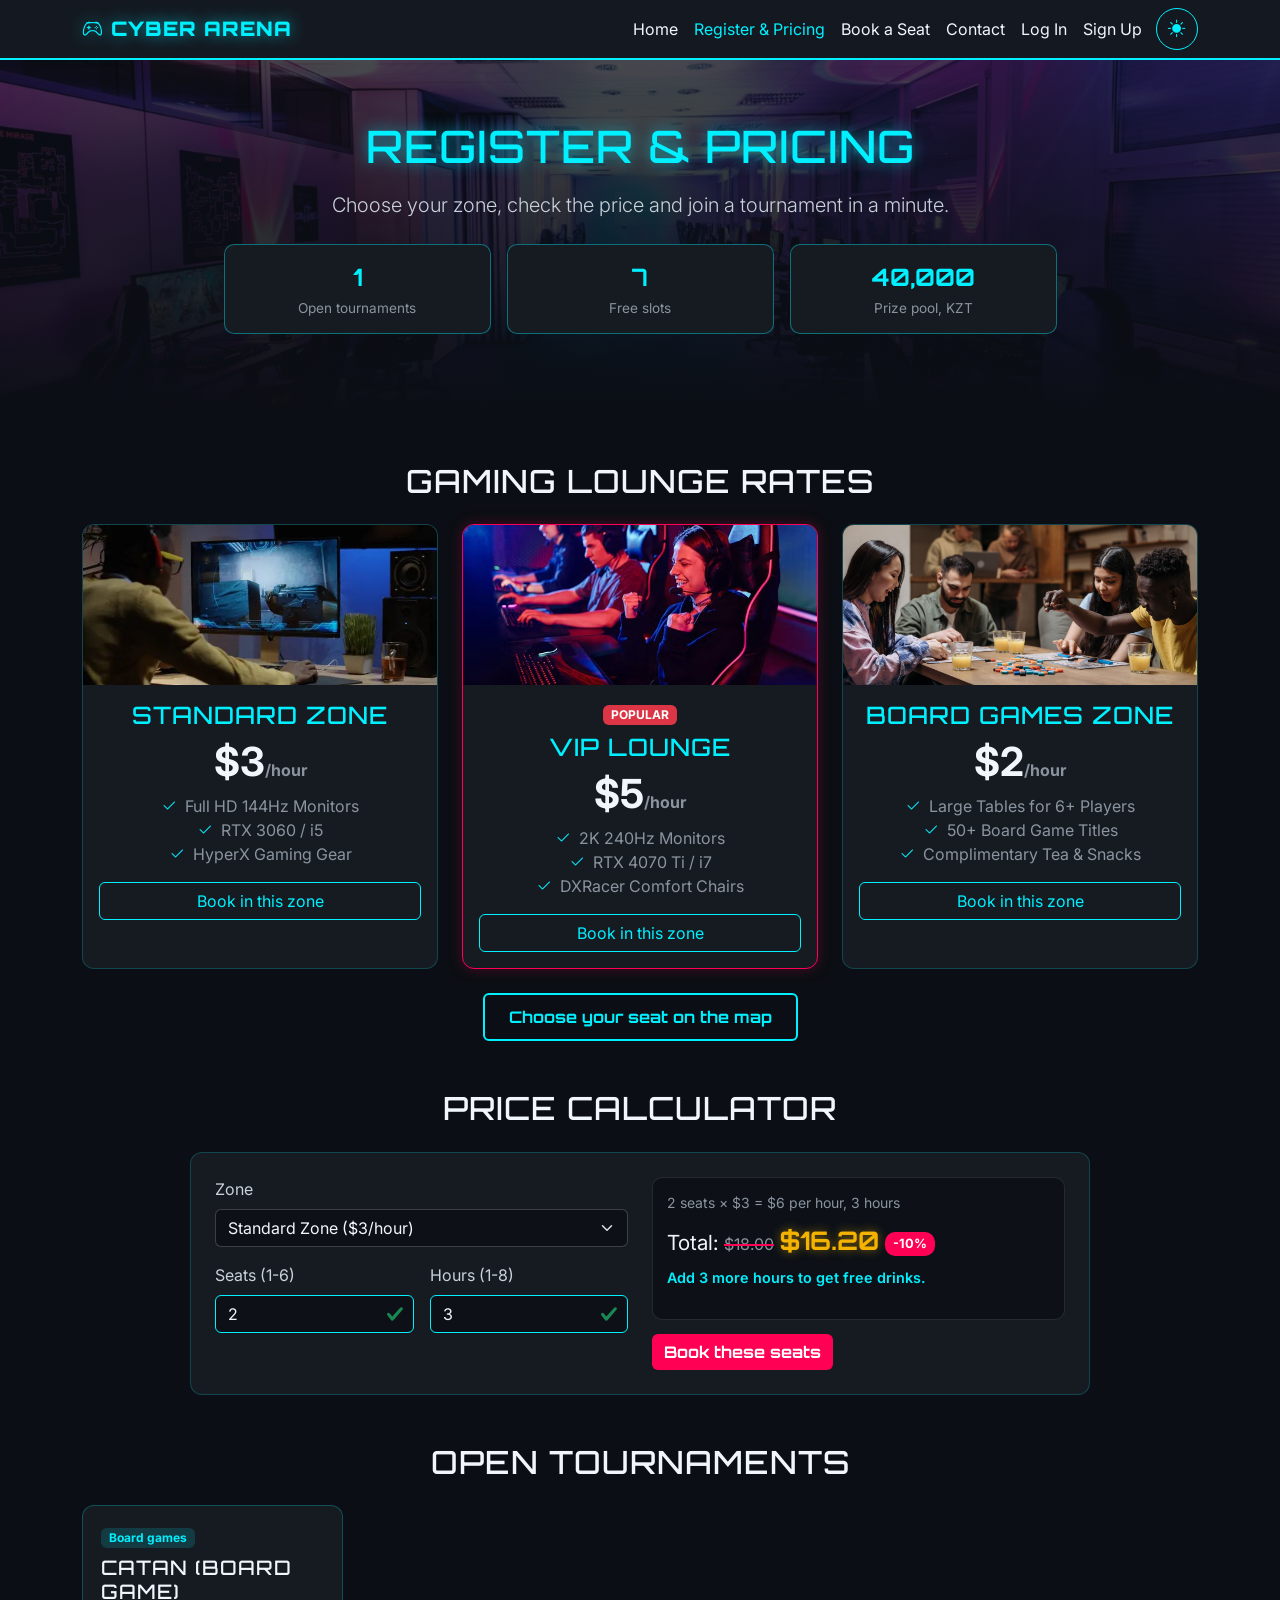
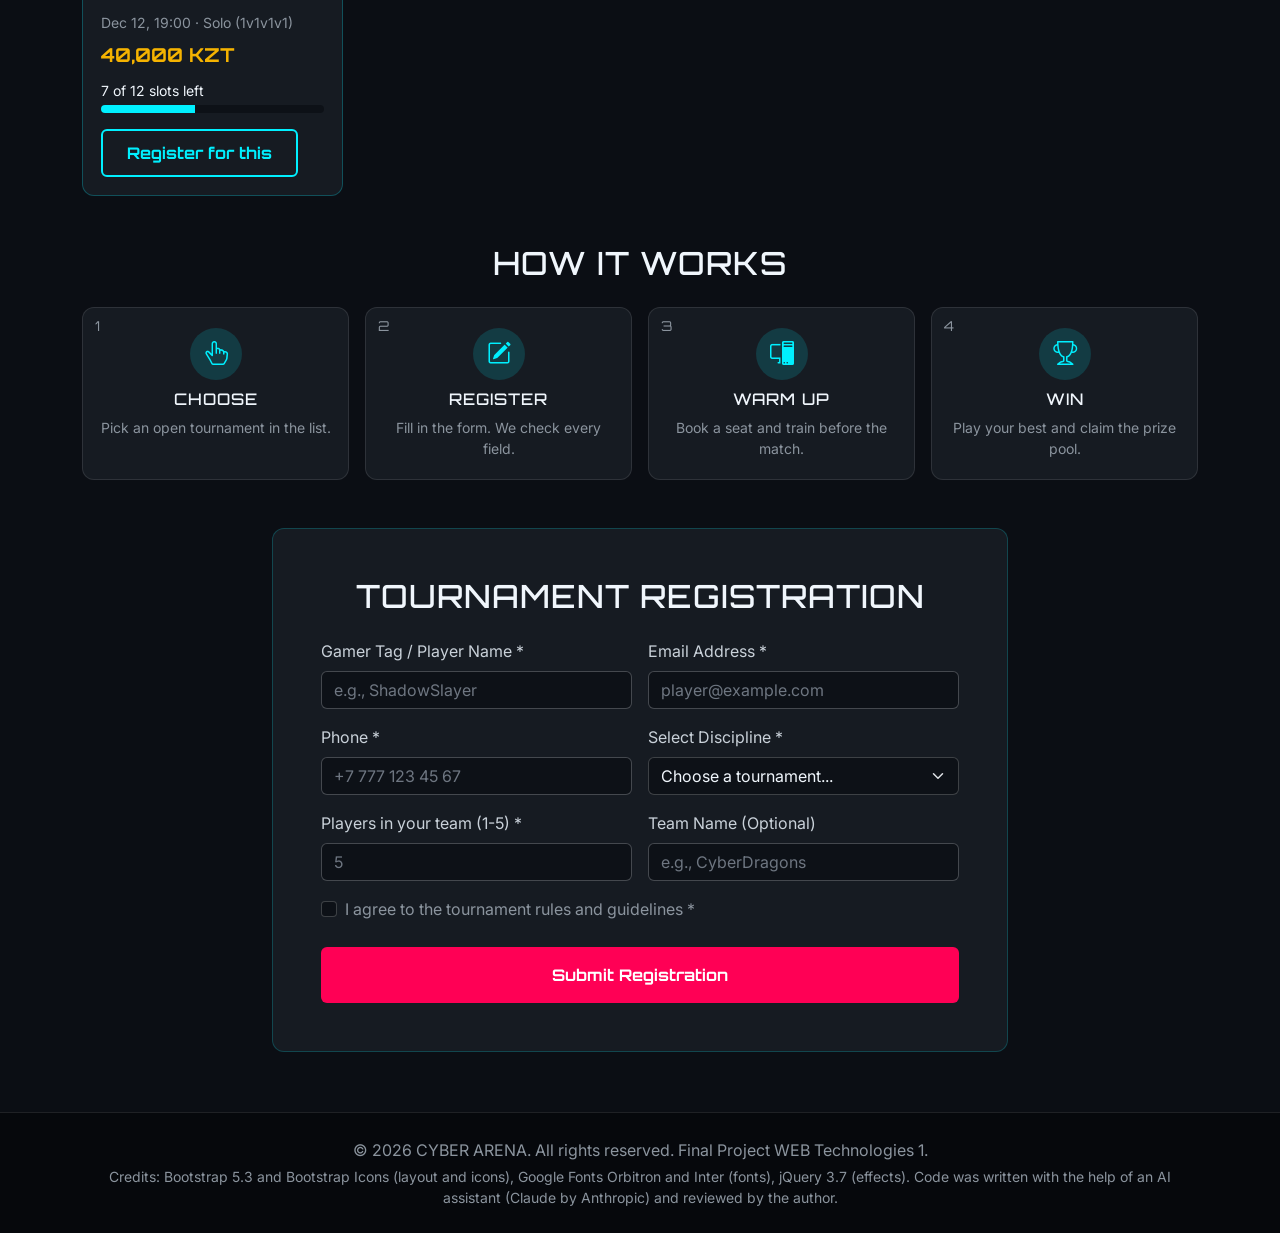
<file: register.html>
<!DOCTYPE html>
<html lang="en" data-bs-theme="dark">
<head>
  <meta charset="UTF-8">
  <meta name="viewport" content="width=device-width, initial-scale=1.0">
  <title>CYBER ARENA — Register</title>
  <link href="https://cdn.jsdelivr.net/npm/bootstrap@5.3.0/dist/css/bootstrap.min.css" rel="stylesheet">
  <link href="https://cdn.jsdelivr.net/npm/bootstrap-icons@1.11.3/font/bootstrap-icons.css" rel="stylesheet">
  <link rel="stylesheet" href="css/style.css">
  <script src="js/theme.js"></script>
</head>
<body>

  <header>
    <nav class="navbar navbar-expand-lg sticky-top" aria-label="Main">
      <div class="container">
        <a class="navbar-brand" href="index.html"><i class="bi bi-controller me-2" aria-hidden="true"></i>CYBER ARENA</a>
        <button class="navbar-toggler" type="button" data-bs-toggle="collapse" data-bs-target="#navbarNav" aria-controls="navbarNav" aria-expanded="false" aria-label="Toggle navigation">
          <span class="navbar-toggler-icon"></span>
        </button>
        <div class="collapse navbar-collapse" id="navbarNav">
          <ul class="navbar-nav ms-auto align-items-lg-center">
            <li class="nav-item"><a class="nav-link" href="index.html">Home</a></li>
            <li class="nav-item"><a class="nav-link active" aria-current="page" href="register.html">Register &amp; Pricing</a></li>
            <li class="nav-item"><a class="nav-link" href="booking.html">Book a Seat</a></li>
            <li class="nav-item"><a class="nav-link" href="contact.html">Contact</a></li>
            <li class="nav-item" data-auth="guest"><a class="nav-link" href="login.html">Log In</a></li>
            <li class="nav-item" data-auth="guest"><a class="nav-link" href="signup.html">Sign Up</a></li>
            <li class="nav-item" data-auth="user" hidden><a class="nav-link" href="profile.html"><i class="bi bi-person-circle me-1" aria-hidden="true"></i><span id="navUserName"></span> <span class="badge nav-count" id="navCount" hidden>0</span></a></li>
            <li class="nav-item" data-auth="user" hidden><button type="button" class="nav-link" id="logoutBtn">Log Out</button></li>
            <li class="nav-item"><button type="button" class="theme-toggle" id="themeToggle" aria-label="Switch to light mode" title="Light mode"><i class="bi bi-sun-fill" aria-hidden="true"></i></button></li>
          </ul>
        </div>
      </div>
    </nav>
  </header>

  <main>
    <section class="hero-section page-banner">
      <div class="container">
        <h1 class="hero-title mb-3">Register &amp; Pricing</h1>
        <p class="lead mb-4">Choose your zone, check the price and join a tournament in a minute.</p>
        <div class="row g-3 justify-content-center hero-stats">
          <div class="col-4 col-md-3"><div class="stat-box"><strong id="statOpen">0</strong><span>Open tournaments</span></div></div>
          <div class="col-4 col-md-3"><div class="stat-box"><strong id="statSlots">0</strong><span>Free slots</span></div></div>
          <div class="col-4 col-md-3"><div class="stat-box"><strong id="statPrize">0</strong><span>Prize pool, KZT</span></div></div>
        </div>
      </div>
    </section>

    <div class="container my-5">
      <section class="mb-5" aria-labelledby="ratesTitle">
        <h2 class="text-center mb-4 text-uppercase" id="ratesTitle">Gaming Lounge Rates</h2>
        <div class="row g-4">
        <div class="col-12 col-md-4">
          <article class="card custom-card zone-card h-100">
            <img src="images/cs2.jpg" class="zone-photo" alt="Gamer with headphones playing at a monitor">
            <div class="card-body text-center">
              <h3 class="h4 card-title text-accent">Standard Zone</h3>
              <p class="display-6 my-2 fw-bold">$3<small class="fs-6 text-secondary">/hour</small></p>
              <ul class="list-unstyled text-secondary mb-3">
                <li><i class="bi bi-check2 text-accent me-2" aria-hidden="true"></i>Full HD 144Hz Monitors</li>
                <li><i class="bi bi-check2 text-accent me-2" aria-hidden="true"></i>RTX 3060 / i5</li>
                <li><i class="bi bi-check2 text-accent me-2" aria-hidden="true"></i>HyperX Gaming Gear</li>
              </ul>
              <a href="booking.html" class="btn btn-outline-neon w-100">Book in this zone</a>
            </div>
          </article>
        </div>
        <div class="col-12 col-md-4">
          <article class="card custom-card zone-card h-100 zone-popular">
            <img src="images/dota2.jpg" class="zone-photo" alt="Esports team sitting in gaming chairs">
            <div class="card-body text-center">
              <span class="badge bg-danger mb-2">POPULAR</span>
              <h3 class="h4 card-title text-accent">VIP Lounge</h3>
              <p class="display-6 my-2 fw-bold">$5<small class="fs-6 text-secondary">/hour</small></p>
              <ul class="list-unstyled text-secondary mb-3">
                <li><i class="bi bi-check2 text-accent me-2" aria-hidden="true"></i>2K 240Hz Monitors</li>
                <li><i class="bi bi-check2 text-accent me-2" aria-hidden="true"></i>RTX 4070 Ti / i7</li>
                <li><i class="bi bi-check2 text-accent me-2" aria-hidden="true"></i>DXRacer Comfort Chairs</li>
              </ul>
              <a href="booking.html" class="btn btn-outline-neon w-100">Book in this zone</a>
            </div>
          </article>
        </div>
        <div class="col-12 col-md-4">
          <article class="card custom-card zone-card h-100">
            <img src="images/board.games.jpg" class="zone-photo" alt="Board games on a table">
            <div class="card-body text-center">
              <h3 class="h4 card-title text-accent">Board Games Zone</h3>
              <p class="display-6 my-2 fw-bold">$2<small class="fs-6 text-secondary">/hour</small></p>
              <ul class="list-unstyled text-secondary mb-3">
                <li><i class="bi bi-check2 text-accent me-2" aria-hidden="true"></i>Large Tables for 6+ Players</li>
                <li><i class="bi bi-check2 text-accent me-2" aria-hidden="true"></i>50+ Board Game Titles</li>
                <li><i class="bi bi-check2 text-accent me-2" aria-hidden="true"></i>Complimentary Tea &amp; Snacks</li>
              </ul>
              <a href="booking.html" class="btn btn-outline-neon w-100">Book in this zone</a>
            </div>
          </article>
        </div>
        </div>
        <p class="text-center mt-4"><a href="booking.html" class="btn btn-neon">Choose your seat on the map</a></p>
      </section>

      <section class="mb-5" aria-labelledby="calcTitle">
        <h2 class="text-center mb-4 text-uppercase" id="calcTitle">Price Calculator</h2>
        <div class="card custom-card calc-card p-4">
          <div class="row g-4">
            <div class="col-12 col-lg-6">
              <div class="row g-3">
                <div class="col-12">
                  <label for="calcZone" class="form-label">Zone</label>
                  <select class="form-select" id="calcZone"></select>
                </div>
                <div class="col-6">
                  <label for="calcSeats" class="form-label">Seats (1-6)</label>
                  <input type="number" class="form-control" id="calcSeats" value="2" inputmode="numeric" aria-describedby="err-calcSeats">
                  <div class="invalid-feedback" id="err-calcSeats"></div>
                </div>
                <div class="col-6">
                  <label for="calcHours" class="form-label">Hours (1-8)</label>
                  <input type="number" class="form-control" id="calcHours" value="3" inputmode="numeric" aria-describedby="err-calcHours">
                  <div class="invalid-feedback" id="err-calcHours"></div>
                </div>
              </div>
            </div>
            <div class="col-12 col-lg-6">
              <div class="calc-result" role="status" aria-live="polite">
                <p class="text-secondary small mb-2" id="calcPerHour"></p>
                <p class="total-row mb-2">Total: <del class="old-price" id="calcOld" hidden></del> <strong id="calcTotal">$0.00</strong> <span class="save-badge" id="calcSave" hidden>-10%</span></p>
                <p class="perk-row" id="calcPerk" hidden><i class="bi bi-cup-hot me-1" aria-hidden="true"></i>Free drinks and a snack combo are included!</p>
                <p class="calc-tip mb-3" id="calcTip"></p>
              </div>
              <a href="booking.html" class="btn btn-pink">Book these seats</a>
            </div>
          </div>
        </div>
      </section>

      <section class="mb-5" aria-labelledby="openTitle">
        <h2 class="text-center mb-4 text-uppercase" id="openTitle">Open Tournaments</h2>
        <div class="row g-4" id="openList"></div>
        <div class="empty-state" id="openEmpty" hidden>
          <i class="bi bi-trophy display-5" aria-hidden="true"></i>
          <p class="mb-0">All tournaments are full right now. Check the <a class="text-accent" href="index.html#schedule">schedule</a> for new dates.</p>
        </div>
      </section>

      <section class="mb-5" aria-labelledby="stepsTitle">
        <h2 class="text-center mb-4 text-uppercase" id="stepsTitle">How It Works</h2>
        <ol class="steps list-unstyled">
        <li class="step">
          <span class="step-icon"><i class="bi bi-hand-index-thumb" aria-hidden="true"></i></span>
          <h3 class="h6">Choose</h3>
          <p class="small text-secondary mb-0">Pick an open tournament in the list.</p>
        </li>
        <li class="step">
          <span class="step-icon"><i class="bi bi-pencil-square" aria-hidden="true"></i></span>
          <h3 class="h6">Register</h3>
          <p class="small text-secondary mb-0">Fill in the form. We check every field.</p>
        </li>
        <li class="step">
          <span class="step-icon"><i class="bi bi-pc-display" aria-hidden="true"></i></span>
          <h3 class="h6">Warm up</h3>
          <p class="small text-secondary mb-0">Book a seat and train before the match.</p>
        </li>
        <li class="step">
          <span class="step-icon"><i class="bi bi-trophy" aria-hidden="true"></i></span>
          <h3 class="h6">Win</h3>
          <p class="small text-secondary mb-0">Play your best and claim the prize pool.</p>
        </li>
        </ol>
      </section>

    <section class="row justify-content-center my-5" id="register">
      <div class="col-12 col-lg-8">
        <div class="card custom-card p-4 p-md-5" id="registerCard">
          <h2 class="text-center mb-4 text-uppercase">Tournament Registration</h2>

          <div class="alert alert-neon" id="successMessage" role="status" style="display:none"></div>

          <form id="registerForm" novalidate>
            <div class="row g-3">
              <div class="col-12 col-md-6">
                <label for="nickname" class="form-label">Gamer Tag / Player Name *</label>
                <input type="text" class="form-control" id="nickname" name="nickname" placeholder="e.g., ShadowSlayer" autocomplete="nickname" aria-describedby="err-nickname">
                <div class="invalid-feedback" id="err-nickname"></div>
              </div>

              <div class="col-12 col-md-6">
                <label for="email" class="form-label">Email Address *</label>
                <input type="email" class="form-control" id="email" name="email" placeholder="player@example.com" autocomplete="email" aria-describedby="err-email">
                <div class="invalid-feedback" id="err-email"></div>
              </div>

              <div class="col-12 col-md-6">
                <label for="phone" class="form-label">Phone *</label>
                <input type="tel" class="form-control" id="phone" name="phone" placeholder="+7 777 123 45 67" autocomplete="tel" aria-describedby="err-phone">
                <div class="invalid-feedback" id="err-phone"></div>
              </div>

              <div class="col-12 col-md-6">
                <label for="game" class="form-label">Select Discipline *</label>
                <select class="form-select" id="game" name="game" aria-describedby="err-game">
                  <option value="" selected>Choose a tournament...</option>
                </select>
                <div class="invalid-feedback" id="err-game"></div>
              </div>

              <div class="col-12 col-md-6">
                <label for="teamSize" class="form-label">Players in your team (1-5) *</label>
                <input type="number" class="form-control" id="teamSize" name="teamSize" placeholder="5" inputmode="numeric" aria-describedby="err-teamSize">
                <div class="invalid-feedback" id="err-teamSize"></div>
              </div>

              <div class="col-12 col-md-6">
                <label for="teamName" class="form-label">Team Name (Optional)</label>
                <input type="text" class="form-control" id="teamName" name="teamName" placeholder="e.g., CyberDragons" aria-describedby="err-teamName">
                <div class="invalid-feedback" id="err-teamName"></div>
              </div>

              <div class="col-12">
                <div class="form-check">
                  <input class="form-check-input" type="checkbox" id="rulesCheck" name="rulesCheck" aria-describedby="err-rulesCheck">
                  <label class="form-check-label text-secondary" for="rulesCheck">I agree to the tournament rules and guidelines *</label>
                  <div class="invalid-feedback" id="err-rulesCheck"></div>
                </div>
              </div>

              <div class="col-12 text-center mt-4">
                <button type="submit" class="btn btn-pink w-100 py-3">Submit Registration</button>
              </div>
            </div>
          </form>
        </div>
      </div>
    </section>
    </div>
  </main>

  <footer class="text-center text-secondary">
    <div class="container">
      <p class="mb-1">&copy; 2026 CYBER ARENA. All rights reserved. Final Project WEB Technologies 1.</p>
      <p class="small mb-0">Credits: Bootstrap 5.3 and Bootstrap Icons (layout and icons), Google Fonts Orbitron and Inter (fonts), jQuery 3.7 (effects). Code was written with the help of an AI assistant (Claude by Anthropic) and reviewed by the author.</p>
    </div>
  </footer>

  <script src="https://cdn.jsdelivr.net/npm/bootstrap@5.3.0/dist/js/bootstrap.bundle.min.js"></script>
  <script src="https://code.jquery.com/jquery-3.7.1.min.js"></script>
  <script src="js/storage.js"></script>
  <script src="js/data.js"></script>
  <script src="js/auth.js"></script>
  <script src="js/validation.js"></script>
  <script src="js/register.js"></script>
  <script src="js/pricing.js"></script>
  <script src="js/effects.js"></script>
</body>
</html>
</file>
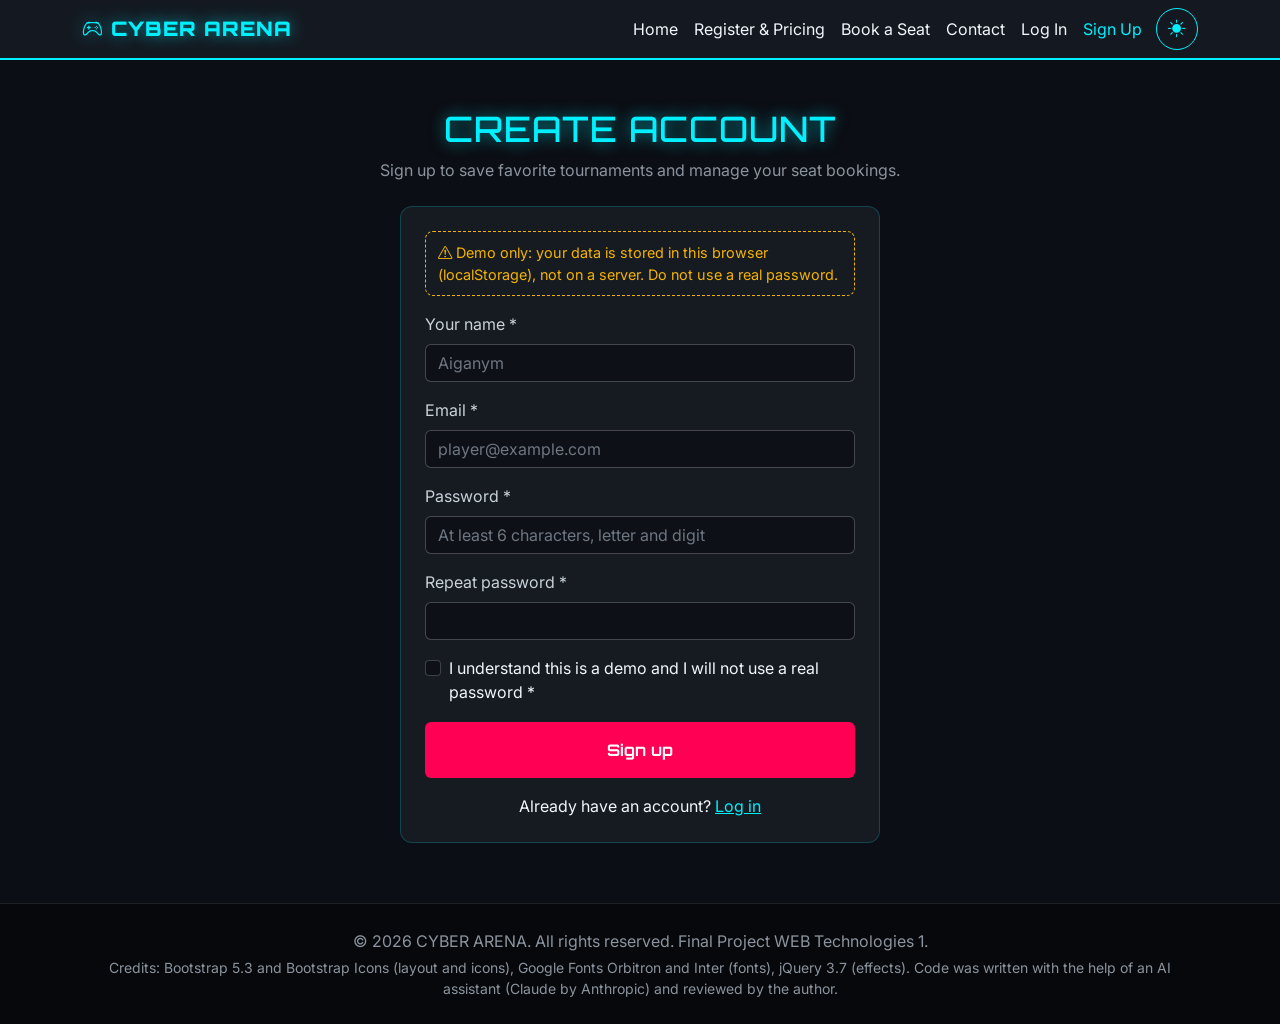
<file: signup.html>
<!DOCTYPE html>
<html lang="en" data-bs-theme="dark">
<head>
  <meta charset="UTF-8">
  <meta name="viewport" content="width=device-width, initial-scale=1.0">
  <title>CYBER ARENA — Sign Up</title>
  <link href="https://cdn.jsdelivr.net/npm/bootstrap@5.3.0/dist/css/bootstrap.min.css" rel="stylesheet">
  <link href="https://cdn.jsdelivr.net/npm/bootstrap-icons@1.11.3/font/bootstrap-icons.css" rel="stylesheet">
  <link rel="stylesheet" href="css/style.css">
  <script src="js/theme.js"></script>
</head>
<body>

  <header>
    <nav class="navbar navbar-expand-lg sticky-top" aria-label="Main">
      <div class="container">
        <a class="navbar-brand" href="index.html"><i class="bi bi-controller me-2" aria-hidden="true"></i>CYBER ARENA</a>
        <button class="navbar-toggler" type="button" data-bs-toggle="collapse" data-bs-target="#navbarNav" aria-controls="navbarNav" aria-expanded="false" aria-label="Toggle navigation">
          <span class="navbar-toggler-icon"></span>
        </button>
        <div class="collapse navbar-collapse" id="navbarNav">
          <ul class="navbar-nav ms-auto align-items-lg-center">
            <li class="nav-item"><a class="nav-link" href="index.html">Home</a></li>
            <li class="nav-item"><a class="nav-link" href="register.html">Register &amp; Pricing</a></li>
            <li class="nav-item"><a class="nav-link" href="booking.html">Book a Seat</a></li>
            <li class="nav-item"><a class="nav-link" href="contact.html">Contact</a></li>
            <li class="nav-item" data-auth="guest"><a class="nav-link" href="login.html">Log In</a></li>
            <li class="nav-item" data-auth="guest"><a class="nav-link active" aria-current="page" href="signup.html">Sign Up</a></li>
            <li class="nav-item" data-auth="user" hidden><a class="nav-link" href="profile.html"><i class="bi bi-person-circle me-1" aria-hidden="true"></i><span id="navUserName"></span> <span class="badge nav-count" id="navCount" hidden>0</span></a></li>
            <li class="nav-item" data-auth="user" hidden><button type="button" class="nav-link" id="logoutBtn">Log Out</button></li>
            <li class="nav-item"><button type="button" class="theme-toggle" id="themeToggle" aria-label="Switch to light mode" title="Light mode"><i class="bi bi-sun-fill" aria-hidden="true"></i></button></li>
          </ul>
        </div>
      </div>
    </nav>
  </header>

  <main class="container my-5">
    <h1 class="page-title text-center mb-2">Create account</h1>
    <p class="text-center text-secondary mb-4">Sign up to save favorite tournaments and manage your seat bookings.</p>

    <div class="card custom-card p-4 auth-card">
      <p class="demo-note"><i class="bi bi-exclamation-triangle me-1" aria-hidden="true"></i>Demo only: your data is stored in this browser (localStorage), not on a server. Do not use a real password.</p>
      <div class="alert alert-neon" id="successMessage" role="status" style="display:none"></div>

      <form id="signupForm" novalidate>
        <div class="row g-3">
              <div class="col-12">
                <label for="signName" class="form-label">Your name *</label>
                <input type="text" class="form-control" id="signName" name="signName" placeholder="Aiganym" autocomplete="name" aria-describedby="err-signName">
                <div class="invalid-feedback" id="err-signName"></div>
              </div>
              <div class="col-12">
                <label for="signEmail" class="form-label">Email *</label>
                <input type="email" class="form-control" id="signEmail" name="signEmail" placeholder="player@example.com" autocomplete="email" aria-describedby="err-signEmail">
                <div class="invalid-feedback" id="err-signEmail"></div>
              </div>
              <div class="col-12">
                <label for="signPassword" class="form-label">Password *</label>
                <input type="password" class="form-control" id="signPassword" name="signPassword" placeholder="At least 6 characters, letter and digit" autocomplete="new-password" aria-describedby="err-signPassword">
                <div class="invalid-feedback" id="err-signPassword"></div>
              </div>
              <div class="col-12">
                <label for="signConfirm" class="form-label">Repeat password *</label>
                <input type="password" class="form-control" id="signConfirm" name="signConfirm" placeholder="" autocomplete="new-password" aria-describedby="err-signConfirm">
                <div class="invalid-feedback" id="err-signConfirm"></div>
              </div>
          <div class="col-12">
            <div class="form-check">
              <input class="form-check-input" type="checkbox" id="signAgree" name="signAgree" aria-describedby="err-signAgree">
              <label class="form-check-label" for="signAgree">I understand this is a demo and I will not use a real password *</label>
              <div class="invalid-feedback" id="err-signAgree"></div>
            </div>
          </div>
          <div class="col-12">
            <button type="submit" class="btn btn-pink w-100 py-3">Sign up</button>
          </div>
        </div>
      </form>
      <p class="text-center mt-3 mb-0">Already have an account? <a class="text-accent" href="login.html">Log in</a></p>
    </div>
  </main>

  <footer class="text-center text-secondary">
    <div class="container">
      <p class="mb-1">&copy; 2026 CYBER ARENA. All rights reserved. Final Project WEB Technologies 1.</p>
      <p class="small mb-0">Credits: Bootstrap 5.3 and Bootstrap Icons (layout and icons), Google Fonts Orbitron and Inter (fonts), jQuery 3.7 (effects). Code was written with the help of an AI assistant (Claude by Anthropic) and reviewed by the author.</p>
    </div>
  </footer>

  <script src="https://cdn.jsdelivr.net/npm/bootstrap@5.3.0/dist/js/bootstrap.bundle.min.js"></script>
  <script src="https://code.jquery.com/jquery-3.7.1.min.js"></script>
  <script src="js/storage.js"></script>
  <script src="js/auth.js"></script>
  <script src="js/validation.js"></script>
  <script src="js/signup.js"></script>
  <script src="js/effects.js"></script>
</body>
</html>
</file>
<file: css/style.css>
@import url('https://fonts.googleapis.com/css2?family=Inter:wght@300;400;600&family=Orbitron:wght@700;900&display=swap');

/* ===== Theme tokens: dark (default) and light ===== */
:root {
  color-scheme: dark;
  --bg: #0b0e14;
  --card-bg: #161b22;
  --surface: #0d1117;
  --surface-2: #1f2633;
  --footer-bg: #06080c;
  --text: #f0f6fc;
  --text-soft: #c9d1d9;
  --muted: #8b949e;
  --placeholder: #6e7681;
  --accent: #00f0ff;
  --accent-rgb: 0, 240, 255;
  --on-accent: #0b0e14;
  --accent-pink: #ff0055;
  --pink-rgb: 255, 0, 85;
  --pink-hover: #e0004c;
  --gold: #f5b301;
  --gold-rgb: 245, 179, 1;
  --error-text: #ff6b8f;
  --line: rgba(255, 255, 255, 0.1);
  --line-strong: rgba(255, 255, 255, 0.2);
  --zone-bg: rgba(0, 0, 0, 0.2);
  --nav-bg: rgba(22, 27, 34, 0.95);
  --hero-top: rgba(11, 14, 20, 0.75);
  --hero-mid: rgba(11, 14, 20, 0.94);
  --hero-bottom: rgba(11, 14, 20, 1);
  --glow-text: 0 0 15px rgba(0, 240, 255, 0.6);
  --glow-gold: 0 0 10px rgba(245, 179, 1, 0.5);
  --footer-text: #8b949e;
  --card-shadow: none;
  --hero-title: #00f0ff;
  --hero-lead: #c9d1d9;
  --hero-btn: #00f0ff;
  --hero-btn-text: #0b0e14;
  --cd-box: #161b22;
  --cd-num: #00f0ff;
  --cd-label: #8b949e;
  --hero-text-shadow: 0 0 15px rgba(0, 240, 255, 0.6);
  --st-open-fg: #4be59a;
  --st-open-bg: rgba(46, 204, 113, 0.16);
  --st-soon-fg: #ffc233;
  --st-soon-bg: rgba(245, 179, 1, 0.16);
  --st-full-fg: #ff7a9c;
  --st-full-bg: rgba(255, 0, 85, 0.16);
  --st-done-fg: #aab2bd;
  --st-done-bg: rgba(255, 255, 255, 0.08);
}

[data-bs-theme="light"] {
  color-scheme: light;
  --bg: #f1eefb;
  --card-bg: #ffffff;
  --surface: #ffffff;
  --surface-2: #e6e0f8;
  --footer-bg: #1b1740;
  --text: #1b1740;
  --text-soft: #34305a;
  --muted: #55517a;
  --placeholder: #6f6b94;
  --accent: #00728f;
  --accent-rgb: 0, 114, 143;
  --on-accent: #ffffff;
  --accent-pink: #d6004a;
  --pink-rgb: 214, 0, 74;
  --pink-hover: #b30040;
  --gold: #b45309;
  --gold-rgb: 180, 83, 9;
  --error-text: #b4003c;
  --line: rgba(27, 23, 64, 0.14);
  --line-strong: rgba(27, 23, 64, 0.35);
  --zone-bg: rgba(90, 60, 200, 0.06);
  --nav-bg: rgba(255, 255, 255, 0.94);
  --hero-top: rgba(27, 23, 64, 0.62);
  --hero-mid: rgba(27, 23, 64, 0.5);
  --hero-bottom: #f1eefb;
  --glow-text: none;
  --glow-gold: none;
  --footer-text: #cfcaf0;
  --card-shadow: 0 2px 12px rgba(27, 23, 64, 0.08);
  --hero-title: #ffffff;
  --hero-lead: #ece9ff;
  --hero-btn: #ffffff;
  --hero-btn-text: #1b1740;
  --cd-box: rgba(27, 23, 64, 0.6);
  --cd-num: #7df3ff;
  --cd-label: #d9d4f7;
  --hero-text-shadow: 0 2px 10px rgba(0, 0, 0, 0.45);
  --st-open-fg: #0b6b39;
  --st-open-bg: #d8f4e3;
  --st-soon-fg: #7a4a00;
  --st-soon-bg: #fff0c9;
  --st-full-fg: #a80036;
  --st-full-bg: #ffe0e9;
  --st-done-fg: #4b4870;
  --st-done-bg: #e4e0f5;
}

body {
  background-color: var(--bg);
  color: var(--text);
  font-family: 'Inter', sans-serif;
  margin: 0;
  padding: 0;
}

h1, h2, h3, .navbar-brand {
  font-family: 'Orbitron', sans-serif;
  text-transform: uppercase;
  letter-spacing: 1px;
}

/* Navigation */
.navbar {
  background-color: var(--nav-bg) !important;
  border-bottom: 2px solid var(--accent);
}

.navbar-brand {
  color: var(--accent) !important;
  font-weight: 900;
  text-shadow: var(--glow-text);
}

.nav-link {
  color: var(--text) !important;
  transition: color 0.3s ease;
}

.nav-link:hover, .nav-link.active {
  color: var(--accent) !important;
}

/* Hero Section */
.hero-section {
  padding: 80px 0 90px;
  background: linear-gradient(180deg, var(--hero-top) 0%, var(--hero-mid) 78%, var(--hero-bottom) 100%),
              url('../images/arena.jpg') center / cover no-repeat;
  text-align: center;
}

.hero-title {
  color: var(--hero-title);
  text-shadow: var(--hero-text-shadow);
  font-size: 1.5rem; 
}


.disciplines-grid {
  display: grid;
  grid-template-columns: 1fr;
  gap: 1.5rem;
}

@media (min-width: 768px) {
  .disciplines-grid {
    grid-template-columns: repeat(3, 1fr);
  }
}

/* Cards */
.custom-card {
  border-radius: 12px;
  color:var(--text);
  background-color: var(--card-bg);
  border: 1px solid rgba(var(--accent-rgb), 0.2);
  border-radius: 12px;
  box-shadow: var(--card-shadow);
  transition: transform 0.3s ease, border-color 0.3s ease, box-shadow 0.3s ease;
}

.custom-card:hover {
  transform: translateY(-5px);
  border-color: var(--accent);
  box-shadow: 0 0 15px rgba(var(--accent-rgb), 0.3);
}

/* Table */
.custom-table {
  background-color: var(--card-bg);
  color: var(--text);
  border-color: var(--line);
}

.custom-table th {
  background-color: var(--surface-2);
  color: var(--accent);
  border-bottom: 2px solid var(--accent);
}

.custom-table td {
  background-color: var(--card-bg);
  color: var(--text);
  vertical-align: middle;
}

/* Buttons */
.btn-neon {
  background-color: transparent;
  color: var(--accent);
  border: 2px solid var(--accent);
  font-family: 'Orbitron', sans-serif;
  font-weight: 700;
  padding: 10px 24px;
  transition: all 0.3s ease;
  width: 100%;      
  margin-top: 10px;
}

.btn-neon:hover {
  background-color: var(--accent);
  color: var(--on-accent);
  box-shadow: 0 0 15px rgba(var(--accent-rgb), 0.8);
}

.btn-pink {
  background-color: var(--accent-pink);
  color: #fff;
  border: none;
  font-family: 'Orbitron', sans-serif;
  font-weight: 700;
  transition: all 0.3s ease;
}

.btn-pink:hover {
  background-color: var(--pink-hover);
  box-shadow: 0 0 15px rgba(var(--pink-rgb), 0.6);
  color: #fff;
}

/* Form Controls */
.form-control, .form-select {
  background-color: var(--surface);
  border: 1px solid var(--line-strong);
  color: var(--text);
}

.form-control:focus, .form-select:focus {
  background-color: var(--surface);
  color: var(--text);
  border-color: var(--accent);
  box-shadow: 0 0 8px rgba(var(--accent-rgb), 0.5);
}

/* Footer */
footer {
  background-color: var(--footer-bg);
  border-top: 1px solid var(--line);
  padding: 25px 0;
  margin-top: 60px;
}

@media (min-width: 576px) {
  .hero-title {
    font-size: 2rem;
  }
}

@media (min-width: 768px) {
  .hero-title {
    font-size: 2.8rem;
  }
  .btn-neon {
    width: auto;
    margin-top: 0;
  }
}
/* ===== Endterm additions ===== */
:focus-visible,
a:focus-visible,
button:focus-visible,
.btn:focus-visible,
.nav-link:focus-visible,
.navbar-brand:focus-visible,
.navbar-toggler:focus-visible {
  outline: 3px solid var(--accent) !important;
  outline-offset: 3px;
}

.page-title {
  font-size: 1.6rem;
  color: var(--accent);
  text-shadow: var(--glow-text);
}

@media (min-width: 768px) {
  .page-title {
    font-size: 2.2rem;
  }
}

.hero-buttons {
  display: flex;
  flex-direction: column;
  gap: 10px;
  align-items: center;
}

.hero-buttons .btn-neon {
  max-width: 320px;
  margin-top: 0;
}

@media (min-width: 768px) {
  .hero-buttons {
    flex-direction: row;
    justify-content: center;
  }
}

/* Countdown */
.countdown-title {
  color: var(--hero-lead);
  margin-bottom: 12px;
}

.countdown-boxes {
  display: flex;
  justify-content: center;
  gap: 10px;
}

.countdown-boxes div {
  min-width: 68px;
  padding: 10px 6px;
  background: var(--cd-box);
  border: 1px solid rgba(var(--accent-rgb), 0.4);
  border-radius: 10px;
  box-shadow: 0 0 12px rgba(var(--accent-rgb), 0.2);
}

.countdown-boxes span {
  display: block;
  font-family: 'Orbitron', sans-serif;
  font-size: 1.6rem;
  color: var(--cd-num);
}

.countdown-boxes small {
  color: var(--cd-label);
}

/* Table, search, empty state */
.btn-outline-neon {
  background: transparent;
  color: var(--accent);
  border: 1px solid var(--accent);
}

.btn-outline-neon:hover:not(:disabled) {
  background: var(--accent);
  color: var(--on-accent);
}

.btn-outline-neon:disabled {
  opacity: 0.4;
  color: var(--accent);
  border-color: var(--accent);
}

.form-label {
  color: var(--text-soft);
}

.form-control::placeholder {
  color: var(--placeholder);
}

.progress {
  height: 8px;
  background: var(--surface);
}

.progress-bar {
  background: var(--accent);
}

.empty-state {
  text-align: center;
  padding: 30px 10px;
  color: var(--muted);
  border: 1px dashed rgba(var(--accent-rgb), 0.35);
  border-radius: 12px;
}

.empty-state[hidden] {
  display: none;
}

/* FAQ accordion */
.faq {
  max-width: 800px;
  margin: 0 auto;
}

.faq-item {
  box-shadow: var(--card-shadow);
  margin-bottom: 10px;
  background: var(--card-bg);
  border: 1px solid rgba(var(--accent-rgb), 0.2);
  border-radius: 10px;
}

.faq-question {
  display: flex;
  justify-content: space-between;
  align-items: center;
  width: 100%;
  padding: 14px 16px;
  background: transparent;
  border: 0;
  color: var(--text);
  font-weight: 600;
  text-align: left;
}

.faq-question:hover {
  color: var(--accent);
}

.faq-question[aria-expanded="true"] i {
  transform: rotate(180deg);
}

.faq-answer {
  display: none;
  padding: 0 16px;
  color: var(--muted);
}

/* Forms */
.form-check-input {
  background-color: var(--surface);
  border-color: var(--line-strong);
}

.form-check-input:checked {
  background-color: var(--accent);
  border-color: var(--accent);
}

.invalid-feedback {
  color: var(--error-text);
}

.form-control.is-invalid, .form-select.is-invalid, .form-check-input.is-invalid {
  border-color: var(--accent-pink);
  background-color: var(--surface);
}

.form-control.is-invalid:focus, .form-select.is-invalid:focus {
  box-shadow: 0 0 8px rgba(var(--pink-rgb), 0.6);
}

.form-control.is-valid, .form-select.is-valid {
  border-color: var(--accent);
  background-color: var(--surface);
}

.alert-neon {
  background: rgba(var(--accent-rgb), 0.1);
  border: 1px solid var(--accent);
  color: var(--text);
}

input[type="date"], input[type="time"] {
  color-scheme: inherit;
}

/* Seat map */
.floor-plan {
  box-shadow: var(--card-shadow);
  padding: 16px;
  background: var(--card-bg);
  border: 1px solid rgba(var(--accent-rgb), 0.2);
  border-radius: 12px;
}

.entrance {
  margin-bottom: 18px;
  padding: 8px;
  text-align: center;
  font-family: 'Orbitron', sans-serif;
  font-size: 0.85rem;
  letter-spacing: 3px;
  color: var(--accent);
  border: 1px dashed rgba(var(--accent-rgb), 0.5);
  border-radius: 8px;
}

.zone-block {
  margin-bottom: 22px;
  padding: 12px;
  border-left: 4px solid var(--accent);
  background: var(--zone-bg);
  border-radius: 8px;
}

.zone-block.zone-vip {
  border-left-color: var(--accent-pink);
}

.zone-block.zone-board {
  border-left-color: var(--gold);
}

.seat-grid {
  display: grid;
  grid-template-columns: repeat(auto-fill, minmax(62px, 1fr));
  gap: 10px;
}

.seat {
  display: flex;
  flex-direction: column;
  align-items: center;
  gap: 2px;
  padding: 8px 4px;
  background: var(--surface);
  color: var(--text);
  border: 1px solid rgba(var(--accent-rgb), 0.35);
  border-radius: 10px;
  font-size: 0.8rem;
  transition: transform 0.2s ease, box-shadow 0.2s ease, border-color 0.2s ease;
}

.seat i {
  font-size: 1.4rem;
  color: var(--accent);
}

.zone-vip .seat {
  border-color: rgba(var(--pink-rgb), 0.5);
}

.zone-vip .seat i {
  color: var(--accent-pink);
}

.zone-board .seat {
  border-color: rgba(var(--gold-rgb), 0.5);
}

.zone-board .seat i {
  color: var(--gold);
}

.seat:hover:not(.taken) {
  transform: translateY(-3px);
  box-shadow: 0 0 12px rgba(var(--accent-rgb), 0.5);
}

.seat.selected {
  background: var(--accent);
  color: var(--on-accent);
  font-weight: 700;
}

.seat.selected i {
  color: var(--on-accent);
}

.seat.taken {
  opacity: 0.35;
  border-style: dashed;
  cursor: not-allowed;
}

.legend {
  display: flex;
  gap: 18px;
  margin: 0;
  color: var(--muted);
  font-size: 0.9rem;
}

.legend-box {
  display: inline-block;
  width: 14px;
  height: 14px;
  vertical-align: middle;
  border: 1px solid var(--accent);
  border-radius: 4px;
}

.legend-box.selected {
  background: var(--accent);
}

.legend-box.taken {
  opacity: 0.35;
  border-style: dashed;
}

.seat-error {
  min-height: 24px;
  margin: 8px 0 0;
  color: var(--error-text);
}

.sticky-panel {
  position: static;
}

@media (min-width: 992px) {
  .sticky-panel {
    position: sticky;
    top: 90px;
  }
}

.summary-list {
  margin-bottom: 8px;
}

.summary-item {
  display: flex;
  justify-content: space-between;
  align-items: center;
  padding: 6px 0;
  border-bottom: 1px solid var(--line);
}

.remove-seat {
  background: transparent;
  border: 0;
  color: var(--accent-pink);
  padding: 2px 6px;
  border-radius: 6px;
}

.remove-seat:hover {
  background: rgba(var(--pink-rgb), 0.15);
}

.discount-row {
  color: var(--accent);
  font-size: 0.9rem;
}

.total-row {
  font-size: 1.3rem;
}

.total-row strong {
  color: var(--gold);
  font-family: 'Orbitron', sans-serif;
}

/* Tournament table as stacked cards on phones */
@media (max-width: 575.98px) {
  .custom-table thead {
    position: absolute;
    width: 1px;
    height: 1px;
    overflow: hidden;
    clip: rect(0 0 0 0);
  }

  .custom-table, .custom-table tbody, .custom-table tr, .custom-table td {
    display: block;
    width: 100%;
  }

  .custom-table tr {
    margin-bottom: 14px;
    border: 1px solid rgba(var(--accent-rgb), 0.3);
    border-radius: 10px;
    overflow: hidden;
  }

  .custom-table td {
    display: flex;
    justify-content: space-between;
    align-items: center;
    gap: 12px;
    text-align: right;
    border-width: 0 0 1px;
  }

  .custom-table td::before {
    content: attr(data-label);
    color: var(--accent);
    font-size: 0.8rem;
    text-transform: uppercase;
    text-align: left;
  }

  .custom-table td > div {
    min-width: 120px;
  }
}

.card-photo {
  width: 100%;
  height: 170px;
  margin-bottom: 14px;
  object-fit: cover;
  border-radius: 8px;
}

.hero-section .lead {
  color: var(--hero-lead) !important;
}

.hero-section .btn-neon {
  color: var(--hero-btn);
  border-color: var(--hero-btn);
}

.hero-section .btn-neon:hover {
  background-color: var(--hero-btn);
  color: var(--hero-btn-text);
}

/* Old price, new price, perks */
.old-price {
  color: var(--muted);
  font-size: 1rem;
  text-decoration: line-through;
  text-decoration-color: var(--accent-pink);
  text-decoration-thickness: 2px;
}

.total-row strong {
  font-size: 1.6rem;
  text-shadow: var(--glow-gold);
}

.save-badge {
  display: inline-block;
  padding: 2px 8px;
  border-radius: 10px;
  background: var(--accent-pink);
  color: #fff;
  font-size: 0.8rem;
  font-weight: 700;
  vertical-align: middle;
}

.perk-row {
  padding: 8px 10px;
  border: 1px dashed var(--gold);
  border-radius: 8px;
  color: var(--gold);
  font-size: 0.9rem;
}

/* Contact page */
.info-card {
  height: 100%;
}

.info-list {
  padding: 0;
  margin: 0;
  list-style: none;
}

.info-list li {
  display: flex;
  gap: 10px;
  padding: 8px 0;
  border-bottom: 1px solid var(--line);
}

.info-list i {
  color: var(--accent);
}

.hours-table {
  width: 100%;
}

.hours-table td {
  padding: 6px 0;
  border-bottom: 1px solid var(--line);
}

.hours-table td:last-child {
  text-align: right;
  color: var(--accent);
}

.map-frame {
  display: block;
  width: 100%;
  height: 340px;
  border: 0;
  border-radius: 12px;
}

/* ===== Final additions ===== */
body {
  transition: background-color 0.3s ease, color 0.3s ease;
}

.text-secondary {
  color: var(--muted) !important;
}

.text-accent {
  color: var(--accent) !important;
}

.text-gold {
  color: var(--gold) !important;
}

footer,
footer.text-secondary,
footer .text-secondary {
  color: var(--footer-text) !important;
}

/* Navigation: account, counter, theme toggle */
.navbar .nav-link {
  background: transparent;
  border: 0;
}

.nav-count {
  min-width: 22px;
  padding: 3px 6px;
  border-radius: 10px;
  background: var(--accent-pink);
  color: #fff;
  font-size: 0.75rem;
  font-weight: 700;
}

.nav-count.pulse {
  animation: pulse 0.4s ease;
}

@keyframes pulse {
  50% {
    transform: scale(1.35);
  }
}

.theme-toggle {
  display: inline-flex;
  align-items: center;
  justify-content: center;
  width: 42px;
  height: 42px;
  margin-left: 6px;
  background: transparent;
  color: var(--accent);
  border: 1px solid var(--accent);
  border-radius: 50%;
  font-size: 1.1rem;
  transition: background-color 0.3s ease, color 0.3s ease, box-shadow 0.3s ease, transform 0.3s ease;
}

.theme-toggle:hover {
  background: var(--accent);
  color: var(--on-accent);
  box-shadow: 0 0 12px rgba(var(--accent-rgb), 0.6);
  transform: rotate(20deg);
}

.navbar-toggler {
  border-color: var(--line-strong);
}

/* Favorites heart */
.fav-btn {
  background: transparent;
  border: 0;
  padding: 4px 8px;
  border-radius: 8px;
  color: var(--accent-pink);
  font-size: 1.3rem;
  line-height: 1;
  transition: transform 0.2s ease, background-color 0.2s ease;
}

.fav-btn:hover {
  background: rgba(var(--pink-rgb), 0.15);
  transform: scale(1.15);
}

.fav-btn[aria-pressed="true"] {
  color: var(--accent-pink);
}

.fav-note {
  min-height: 24px;
}

.fav-note a {
  color: var(--accent);
}

/* Table rows and generic hover */
.custom-table tbody tr {
  transition: background-color 0.2s ease;
}

.custom-table tbody tr:hover td {
  background-color: rgba(var(--accent-rgb), 0.1);
}

.faq-item {
  transition: border-color 0.3s ease, box-shadow 0.3s ease;
}

.faq-item:hover {
  border-color: var(--accent);
  box-shadow: 0 0 12px rgba(var(--accent-rgb), 0.2);
}

.btn-pink:focus-visible,
.btn-neon:focus-visible {
  outline-offset: 4px;
}

.btn-outline-neon {
  transition: background-color 0.3s ease, color 0.3s ease, box-shadow 0.3s ease;
}

.btn-outline-neon:hover:not(:disabled) {
  box-shadow: 0 0 12px rgba(var(--accent-rgb), 0.5);
}

.btn-outline-pink {
  background: transparent;
  color: var(--accent-pink);
  border: 1px solid var(--accent-pink);
  transition: background-color 0.3s ease, color 0.3s ease;
}

.btn-outline-pink:hover {
  background: var(--accent-pink);
  color: #fff;
}

/* Account pages */
.auth-card {
  max-width: 480px;
  margin: 0 auto;
}

.demo-note {
  padding: 10px 12px;
  border: 1px dashed var(--gold);
  border-radius: 8px;
  color: var(--gold);
  font-size: 0.9rem;
}

.login-notice {
  padding: 10px 12px;
  margin-bottom: 14px;
  border: 1px solid var(--accent-pink);
  border-radius: 8px;
  font-size: 0.9rem;
}

.login-notice a {
  color: var(--accent);
}

.avatar {
  display: flex;
  align-items: center;
  justify-content: center;
  width: 64px;
  height: 64px;
  border-radius: 50%;
  background: var(--accent);
  color: var(--on-accent);
  font-family: 'Orbitron', sans-serif;
  font-size: 1.6rem;
  font-weight: 900;
}

.stat-box {
  padding: 14px;
  text-align: center;
  background: var(--surface);
  border: 1px solid var(--line);
  border-radius: 10px;
}

.stat-box strong {
  display: block;
  font-family: 'Orbitron', sans-serif;
  font-size: 1.5rem;
  color: var(--accent);
}

.stat-box span {
  color: var(--muted);
  font-size: 0.85rem;
}

.saved-item {
  box-shadow: var(--card-shadow);
  display: flex;
  justify-content: space-between;
  align-items: flex-start;
  gap: 12px;
  padding: 14px;
  margin-bottom: 12px;
  background: var(--card-bg);
  border: 1px solid rgba(var(--accent-rgb), 0.25);
  border-radius: 10px;
  transition: border-color 0.3s ease, box-shadow 0.3s ease, transform 0.3s ease;
}

.saved-item:hover {
  border-color: var(--accent);
  box-shadow: 0 0 12px rgba(var(--accent-rgb), 0.2);
  transform: translateY(-2px);
}

.saved-item h3 {
  font-size: 1rem;
  margin-bottom: 4px;
}

.saved-item p {
  margin: 0;
  color: var(--muted);
  font-size: 0.9rem;
}

.saved-item .price {
  color: var(--gold);
  font-weight: 700;
}

.remove-btn {
  flex-shrink: 0;
  background: transparent;
  color: var(--accent-pink);
  border: 1px solid var(--accent-pink);
  border-radius: 8px;
  padding: 6px 10px;
  transition: background-color 0.3s ease, color 0.3s ease;
}

.remove-btn:hover {
  background: var(--accent-pink);
  color: #fff;
}

.section-head {
  display: flex;
  flex-wrap: wrap;
  justify-content: space-between;
  align-items: center;
  gap: 10px;
  margin-bottom: 14px;
}

@media (max-width: 575.98px) {
  .saved-item {
    flex-direction: column;
  }

  .remove-btn {
    width: 100%;
  }
}

/* Register & Pricing page */
.page-banner {
  padding: 60px 0 80px;
}

.hero-stats .stat-box {
  background: var(--cd-box);
  border-color: rgba(var(--accent-rgb), 0.4);
}

.hero-stats .stat-box strong {
  color: var(--cd-num);
}

.hero-stats .stat-box span {
  color: var(--cd-label);
}

.zone-card {
  overflow: hidden;
}

.zone-photo {
  width: 100%;
  height: 160px;
  object-fit: cover;
}

.zone-popular {
  border-color: var(--accent-pink);
  box-shadow: 0 0 14px rgba(var(--pink-rgb), 0.25);
}

.calc-card {
  max-width: 900px;
  margin: 0 auto;
}

.calc-result {
  padding: 14px;
  margin-bottom: 14px;
  background: var(--surface);
  border: 1px solid var(--line);
  border-radius: 10px;
}

.calc-tip {
  color: var(--accent);
  font-size: 0.9rem;
  font-weight: 600;
  min-height: 22px;
}

.tour-card {
  position: relative;
  height: 100%;
  padding: 18px;
  background: var(--card-bg);
  border: 1px solid rgba(var(--accent-rgb), 0.25);
  border-radius: 12px;
  box-shadow: var(--card-shadow);
  transition: transform 0.3s ease, border-color 0.3s ease, box-shadow 0.3s ease;
}

.tour-card:hover {
  transform: translateY(-4px);
  border-color: var(--accent);
  box-shadow: 0 0 14px rgba(var(--accent-rgb), 0.3);
}

.tour-card.chosen {
  border-color: var(--accent-pink);
  box-shadow: 0 0 14px rgba(var(--pink-rgb), 0.35);
}

.tour-tag {
  margin-bottom: 8px;
  background: rgba(var(--accent-rgb), 0.15);
  color: var(--accent);
}

.tour-prize {
  margin-bottom: 10px;
  color: var(--gold);
  font-family: 'Orbitron', sans-serif;
  font-size: 1.2rem;
  font-weight: 700;
}

.tour-card .btn-neon {
  margin-top: 0;
}

.steps {
  display: grid;
  grid-template-columns: 1fr;
  gap: 16px;
  padding: 0;
  counter-reset: step;
}

@media (min-width: 768px) {
  .steps {
    grid-template-columns: repeat(4, 1fr);
  }
}

.step {
  position: relative;
  padding: 20px 14px;
  text-align: center;
  background: var(--card-bg);
  border: 1px solid var(--line);
  border-radius: 12px;
  box-shadow: var(--card-shadow);
}

.step::before {
  counter-increment: step;
  content: counter(step);
  position: absolute;
  top: 8px;
  left: 12px;
  color: var(--muted);
  font-family: 'Orbitron', sans-serif;
  font-size: 0.85rem;
}

.step-icon {
  display: inline-flex;
  align-items: center;
  justify-content: center;
  width: 52px;
  height: 52px;
  margin-bottom: 10px;
  border-radius: 50%;
  background: rgba(var(--accent-rgb), 0.15);
  color: var(--accent);
  font-size: 1.5rem;
}

/* Status badges */
.status-badge {
  padding: 5px 10px;
  border: 1px solid currentColor;
  border-radius: 20px;
  font-size: 0.78rem;
  font-weight: 700;
}

.status-open {
  color: var(--st-open-fg);
  background: var(--st-open-bg);
}

.status-soon {
  color: var(--st-soon-fg);
  background: var(--st-soon-bg);
}

.status-full {
  color: var(--st-full-fg);
  background: var(--st-full-bg);
}

.status-finished {
  color: var(--st-done-fg);
  background: var(--st-done-bg);
}
</file>
